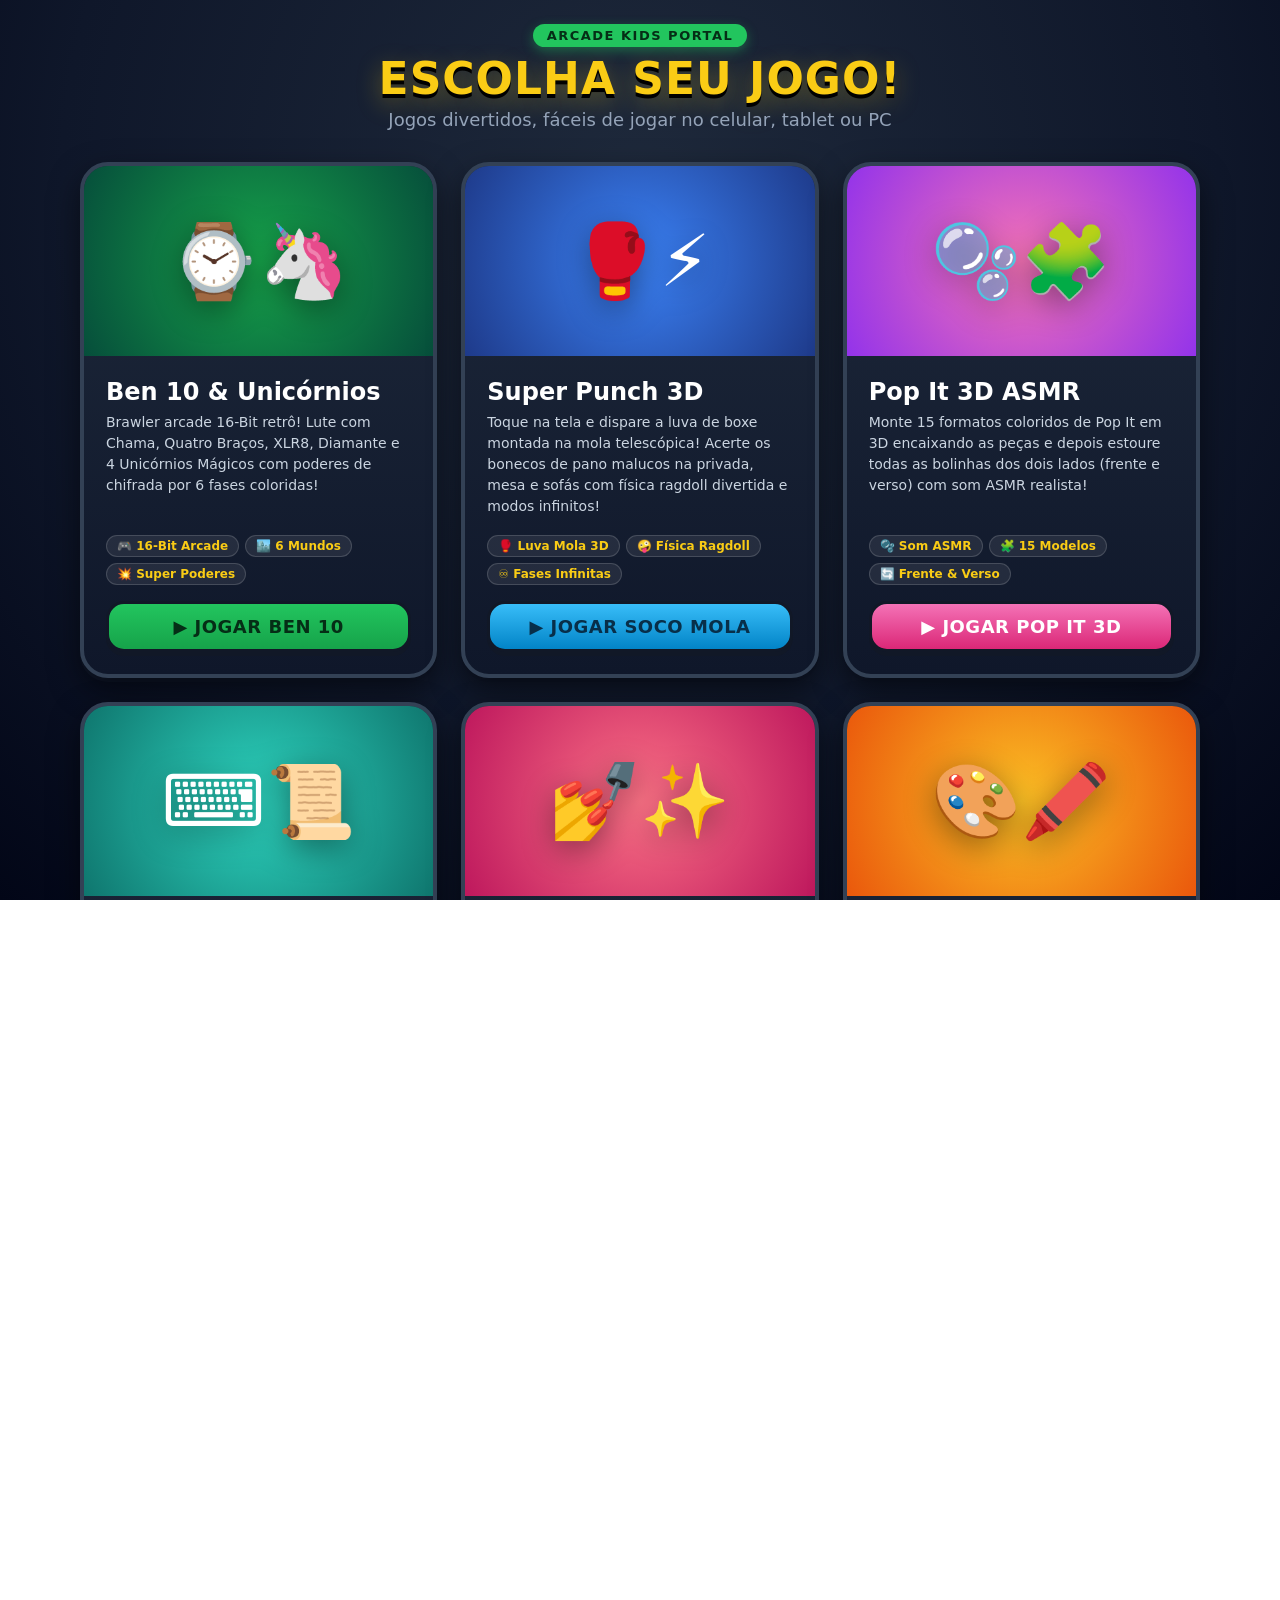
<file: index.html>
<!DOCTYPE html>
<html lang="pt-BR">
<head>
  <meta charset="UTF-8">
  <meta name="viewport" content="width=device-width, initial-scale=1.0, maximum-scale=1.0, user-scalable=no, viewport-fit=cover">
  <meta name="apple-mobile-web-app-capable" content="yes">
  <meta name="mobile-web-app-capable" content="yes">
  <meta name="theme-color" content="#0b0e1a">
  <title>Arcade Kids Hub - Escolha seu Jogo!</title>
  <style>
    * {
      box-sizing: border-box;
      margin: 0;
      padding: 0;
      user-select: none;
      -webkit-user-select: none;
      -webkit-touch-callout: none;
    }
    body, html {
      width: 100%;
      height: 100%;
      overflow-x: hidden;
      background: radial-gradient(circle at 50% 20%, #1e293b 0%, #0f172a 60%, #020617 100%);
      font-family: 'Trebuchet MS', 'Segoe UI', system-ui, sans-serif;
      color: #fff;
    }
    .wrapper {
      min-height: 100vh;
      display: flex;
      flex-direction: column;
      align-items: center;
      justify-content: center;
      padding: 24px 16px;
    }
    .header {
      text-align: center;
      margin-bottom: 32px;
      animation: fadeInDown 0.6s ease-out;
    }
    .badge {
      display: inline-block;
      background: #22c55e;
      color: #052e16;
      font-weight: 900;
      font-size: 13px;
      padding: 4px 14px;
      border-radius: 999px;
      letter-spacing: 1.5px;
      margin-bottom: 8px;
      box-shadow: 0 4px 12px rgba(34, 197, 94, 0.4);
    }
    h1 {
      font-size: clamp(28px, 6vw, 44px);
      font-weight: 900;
      color: #facc15;
      text-shadow: 0 4px 0 #000, 0 8px 24px rgba(250, 204, 21, 0.35);
      letter-spacing: 1px;
      line-height: 1.1;
      margin-bottom: 6px;
    }
    p.subtitle {
      font-size: clamp(14px, 3.5vw, 18px);
      color: #94a3b8;
    }
    .games-grid {
      display: grid;
      grid-template-columns: repeat(auto-fit, minmax(280px, 1fr));
      gap: 24px;
      width: 100%;
      max-width: 1120px;
      margin-bottom: 32px;
    }
    .game-card {
      background: linear-gradient(180deg, #1e293b 0%, #0f172a 100%);
      border: 4px solid #334155;
      border-radius: 28px;
      overflow: hidden;
      text-decoration: none;
      color: inherit;
      display: flex;
      flex-direction: column;
      box-shadow: 0 12px 30px rgba(0,0,0,0.5), 0 4px 0 #0f172a;
      transition: transform 0.15s, border-color 0.15s, box-shadow 0.15s;
      cursor: pointer;
      position: relative;
    }
    .game-card:hover {
      transform: translateY(-6px) scale(1.02);
      border-color: #facc15;
      box-shadow: 0 20px 40px rgba(0,0,0,0.6), 0 0 24px rgba(250, 204, 21, 0.4);
    }
    .game-card:active {
      transform: translateY(-2px) scale(0.99);
    }
    .card-banner {
      height: 190px;
      position: relative;
      display: flex;
      align-items: center;
      justify-content: center;
      overflow: hidden;
    }
    .banner-ben10 {
      background: radial-gradient(circle, #16a34a 0%, #064e3b 100%);
    }
    .banner-boxing {
      background: radial-gradient(circle, #3b82f6 0%, #1e3a8a 100%);
    }
    .banner-popit {
      background: radial-gradient(circle, #f472b6 0%, #9333ea 100%);
    }
    .banner-typewriter {
      background: radial-gradient(circle, #2dd4bf 0%, #0f766e 100%);
    }
    .banner-manicure {
      background: radial-gradient(circle, #fb7185 0%, #be185d 100%);
    }
    .banner-coloring {
      background: radial-gradient(circle, #fbbf24 0%, #ea580c 100%);
    }
    .banner-makeup {
      background: radial-gradient(circle, #f472b6 0%, #7e22ce 100%);
    }
    .banner-vet {
      background: radial-gradient(circle, #34d399 0%, #0369a1 100%);
    }
    .banner-icon {
      font-size: 72px;
      filter: drop-shadow(0 8px 16px rgba(0,0,0,0.4));
      transition: transform 0.3s cubic-bezier(0.175, 0.885, 0.32, 1.275);
    }
    .game-card:hover .banner-icon {
      transform: scale(1.15) rotate(5deg);
    }
    .card-content {
      padding: 22px;
      display: flex;
      flex-direction: column;
      flex-grow: 1;
    }
    .card-title {
      font-size: 24px;
      font-weight: 900;
      color: #fff;
      margin-bottom: 6px;
      display: flex;
      align-items: center;
      gap: 8px;
    }
    .card-desc {
      font-size: 14px;
      color: #cbd5e1;
      line-height: 1.5;
      margin-bottom: 18px;
      flex-grow: 1;
    }
    .card-tags {
      display: flex;
      flex-wrap: wrap;
      gap: 6px;
      margin-bottom: 16px;
    }
    .tag {
      background: rgba(255,255,255,0.08);
      border: 1px solid rgba(255,255,255,0.15);
      border-radius: 999px;
      padding: 3px 10px;
      font-size: 12px;
      font-weight: 700;
      color: #facc15;
    }
    .btn-play {
      background: linear-gradient(180deg, #22c55e 0%, #16a34a 100%);
      border: 3px solid #111827;
      border-radius: 18px;
      padding: 12px;
      text-align: center;
      font-size: 18px;
      font-weight: 900;
      color: #052e16;
      box-shadow: 0 4px 0 #111827;
      letter-spacing: 0.5px;
    }
    .footer {
      text-align: center;
      font-size: 13px;
      color: #64748b;
      margin-top: auto;
    }
    @keyframes fadeInDown {
      from { opacity: 0; transform: translateY(-20px); }
      to { opacity: 1; transform: translateY(0); }
    }
  </style>
</head>
<body>
  <div class="wrapper">
    <div class="header">
      <div class="badge">ARCADE KIDS PORTAL</div>
      <h1>ESCOLHA SEU JOGO!</h1>
      <p class="subtitle">Jogos divertidos, fáceis de jogar no celular, tablet ou PC</p>
    </div>

    <div class="games-grid">
      <!-- Jogo 1: Ben 10 e Unicórnios Brawler -->
      <a href="ben10/" class="game-card">
        <div class="card-banner banner-ben10">
          <div class="banner-icon">⌚🦄</div>
        </div>
        <div class="card-content">
          <div class="card-title">Ben 10 &amp; Unicórnios</div>
          <div class="card-desc">
            Brawler arcade 16-Bit retrô! Lute com Chama, Quatro Braços, XLR8, Diamante e 4 Unicórnios Mágicos com poderes de chifrada por 6 fases coloridas!
          </div>
          <div class="card-tags">
            <span class="tag">🎮 16-Bit Arcade</span>
            <span class="tag">🏙️ 6 Mundos</span>
            <span class="tag">💥 Super Poderes</span>
          </div>
          <div class="btn-play">▶ JOGAR BEN 10</div>
        </div>
      </a>

      <!-- Jogo 2: Super Punch 3D Luva Mola -->
      <a href="boxing-glove/" class="game-card">
        <div class="card-banner banner-boxing">
          <div class="banner-icon">🥊⚡</div>
        </div>
        <div class="card-content">
          <div class="card-title">Super Punch 3D</div>
          <div class="card-desc">
            Toque na tela e dispare a luva de boxe montada na mola telescópica! Acerte os bonecos de pano malucos na privada, mesa e sofás com física ragdoll divertida e modos infinitos!
          </div>
          <div class="card-tags">
            <span class="tag">🥊 Luva Mola 3D</span>
            <span class="tag">🤪 Física Ragdoll</span>
            <span class="tag">♾️ Fases Infinitas</span>
          </div>
          <div class="btn-play" style="background: linear-gradient(180deg, #38bdf8 0%, #0284c7 100%); color: #082f49;">▶ JOGAR SOCO MOLA</div>
        </div>
      </a>

      <!-- Jogo 3: Pop It 3D - Quebra-Cabeça & ASMR -->
      <a href="pop-it/" class="game-card">
        <div class="card-banner banner-popit">
          <div class="banner-icon">🫧🧩</div>
        </div>
        <div class="card-content">
          <div class="card-title">Pop It 3D ASMR</div>
          <div class="card-desc">
            Monte 15 formatos coloridos de Pop It em 3D encaixando as peças e depois estoure todas as bolinhas dos dois lados (frente e verso) com som ASMR realista!
          </div>
          <div class="card-tags">
            <span class="tag">🫧 Som ASMR</span>
            <span class="tag">🧩 15 Modelos</span>
            <span class="tag">🔄 Frente &amp; Verso</span>
          </div>
          <div class="btn-play" style="background: linear-gradient(180deg, #f472b6 0%, #db2777 100%); color: #fff;">▶ JOGAR POP IT 3D</div>
        </div>
      </a>

      <!-- Jogo 4: Máquina de Escrever Divertida -->
      <a href="typewriter/" class="game-card">
        <div class="card-banner banner-typewriter">
          <div class="banner-icon">⌨️📜</div>
        </div>
        <div class="card-content">
          <div class="card-title">Máquina de Escrever</div>
          <div class="card-desc">
            Clique nas teclas redondas clássicas, veja as letras batendo no papel com tintas coloridas e carimbos mágicos ouvindo o som real de máquina de escrever!
          </div>
          <div class="card-tags">
            <span class="tag">🔊 Som Mecânico</span>
            <span class="tag">🎨 Tintas &amp; Carimbos</span>
            <span class="tag">🎯 Copiar Palavras</span>
          </div>
          <div class="btn-play" style="background: linear-gradient(180deg, #fbbf24 0%, #d97706 100%); color: #451a03;">▶ ESCREVER AGORA</div>
        </div>
      </a>

      <!-- Jogo 5: Salão de Manicure Kids -->
      <a href="manicure/" class="game-card">
        <div class="card-banner banner-manicure">
          <div class="banner-icon">💅✨</div>
        </div>
        <div class="card-content">
          <div class="card-title">Salão de Manicure</div>
          <div class="card-desc">
            Cuide das mãos e unhas passo a passo! Lave com esponja, corte, lixe, hidrate, pinte passando o pincel de verdade, aplique glitter, secador e adesivos!
          </div>
          <div class="card-tags">
            <span class="tag">✂️ Lixa &amp; Cortador</span>
            <span class="tag">💅 Pintura Real</span>
            <span class="tag">💎 Joias &amp; Glitter</span>
          </div>
          <div class="btn-play" style="background: linear-gradient(180deg, #fb7185 0%, #e11d48 100%); color: #fff;">▶ FAZER AS UNHAS</div>
        </div>
      </a>

      <!-- Jogo 6: Desenhar e Colorir Kids -->
      <a href="coloring/" class="game-card">
        <div class="card-banner banner-coloring">
          <div class="banner-icon">🎨🖍️</div>
        </div>
        <div class="card-content">
          <div class="card-title">Desenhar &amp; Colorir</div>
          <div class="card-desc">
            Crie desenhos livres na folha em branco ou pinte unicórnio, dinossauro, foguete, castelo e muito mais usando pincel, giz de cera, arco-íris, balde de tinta e carimbos!
          </div>
          <div class="card-tags">
            <span class="tag">🖍️ Giz &amp; Arco-Íris</span>
            <span class="tag">🪣 Balde de Tinta</span>
            <span class="tag">🦄 8 Desenhos</span>
          </div>
          <div class="btn-play" style="background: linear-gradient(180deg, #a855f7 0%, #7e22ce 100%); color: #fff;">▶ PINTAR AGORA</div>
        </div>
      </a>

      <!-- Jogo 7: Estúdio de Maquiagem Realista Kids -->
      <a href="makeup/" class="game-card">
        <div class="card-banner banner-makeup">
          <div class="banner-icon">💄👑</div>
        </div>
        <div class="card-content">
          <div class="card-title">Estúdio de Maquiagem</div>
          <div class="card-desc">
            Maquie 3 modelos 3D super realistas com spa facial, blush, iluminador, sombras, delineador gatinho, rímel, lentes coloridas, batom, gloss, glitter, pedrinhas e joias!
          </div>
          <div class="card-tags">
            <span class="tag">✨ Visual 3D Realista</span>
            <span class="tag">💄 Kit Completo</span>
            <span class="tag">👑 Tiaras &amp; Joias</span>
          </div>
          <div class="btn-play" style="background: linear-gradient(180deg, #f472b6 0%, #db2777 100%); color: #fff;">▶ MAQUIAR AGORA</div>
        </div>
      </a>

      <!-- Jogo 8: Clínica Veterinária 3D Kids -->
      <a href="vet/" class="game-card">
        <div class="card-banner banner-vet">
          <div class="banner-icon">🩺🐶</div>
        </div>
        <div class="card-content">
          <div class="card-title">Clínica Veterinária 3D</div>
          <div class="card-desc">
            Cuide de 4 bichinhos 3D super fofos (Cachorrinho, Gatinha, Coelhinho e Pandinha)! Dê banho, tire espinhos, meça febre, ouça o coração, passe pomada, cole curativo e dê petiscos!
          </div>
          <div class="card-tags">
            <span class="tag">🐶 4 Bichinhos 3D</span>
            <span class="tag">🩺 Exames Reais</span>
            <span class="tag">🎯 Guia Tracejado</span>
          </div>
          <div class="btn-play" style="background: linear-gradient(180deg, #34d399 0%, #059669 100%); color: #052e16;">▶ CUIDAR DOS BICHINHOS</div>
        </div>
      </a>
    </div>

    <div class="footer">
      Toque no jogo desejado para abrir em tela cheia • Controles simples para crianças
    </div>
  </div>
</body>
</html>
</file>
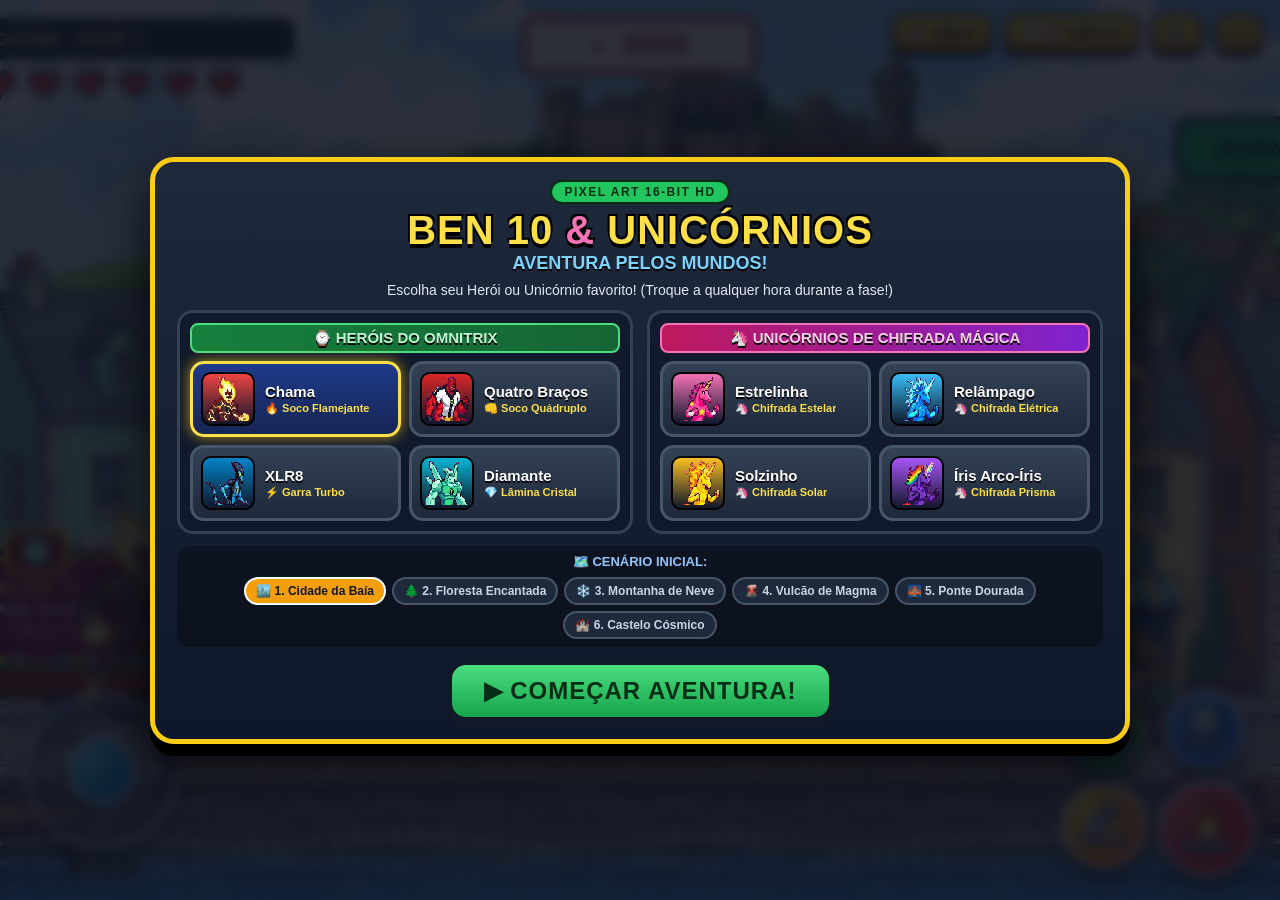
<file: ben10/index.html>
<!DOCTYPE html>
<html lang="pt-BR">
<head>
  <meta charset="UTF-8" />
  <meta name="viewport" content="width=device-width, initial-scale=1.0, maximum-scale=1.0, user-scalable=no, viewport-fit=cover" />
  <meta name="apple-mobile-web-app-capable" content="yes" />
  <meta name="mobile-web-app-capable" content="yes" />
  <meta name="theme-color" content="#101426" />
  <title>Heróis em Ação: Ben 10 & Unicórnios Mágicos (16-Bit HD)</title>
  <script>
    if (location.protocol.indexOf('http') === 0 && !location.pathname.endsWith('/') && !location.pathname.endsWith('.html')) {
      location.replace(location.pathname + '/' + location.search + location.hash);
    }
  </script>
  <link rel="stylesheet" href="styles.css" />
</head>
<body>
  <div id="game-wrapper">
    <!-- Main Game Canvas -->
    <canvas id="game-canvas" width="1280" height="720"></canvas>

    <!-- Top-Right Utility Bar (Sound, Fullscreen, Character Swap Menu, Home) -->
    <div id="top-utility-bar">
      <a href="../index.html" class="util-btn" title="Menu Principal" style="text-decoration: none;">
        <span class="util-icon">🏠</span>
        <span class="util-label">MENU</span>
      </a>
      <button id="btn-quick-roster" class="util-btn" title="Escolher Herói">
        <span class="util-icon">⌚🦄</span>
        <span class="util-label">HERÓIS</span>
      </button>
      <button id="btn-sound" class="util-btn" title="Som / Música">
        <span id="sound-icon">🔊</span>
      </button>
      <button id="btn-fullscreen" class="util-btn" title="Tela Cheia">
        <span>⛶</span>
      </button>
    </div>

    <!-- Kid-Friendly Giant Touch Controls Overlay -->
    <div id="touch-controls" aria-label="Controles do Jogo">
      <!-- Left Side: Forgiving Virtual Joystick + D-Pad Ring -->
      <div id="joystick-zone">
        <div id="joystick-base">
          <div class="dpad-arrow up">▲</div>
          <div class="dpad-arrow down">▼</div>
          <div class="dpad-arrow left">◀</div>
          <div class="dpad-arrow right">▶</div>
          <div id="joystick-stick"></div>
        </div>
        <div class="control-caption">ANDAR</div>
      </div>

      <!-- Right Side: Giant Colorful Action Buttons for Kids -->
      <div id="action-buttons">
        <button id="btn-swap" class="action-btn btn-omnitrix" aria-label="Transformar ou Trocar Herói">
          <span class="btn-emoji">⌚✨</span>
          <span class="btn-text">TROCAR</span>
        </button>

        <button id="btn-jump" class="action-btn btn-jump" aria-label="Pular">
          <span class="btn-emoji">⬆️</span>
          <span class="btn-text">PULAR</span>
        </button>

        <button id="btn-special" class="action-btn btn-special" aria-label="Super Poder ou Super Chifrada">
          <span class="btn-emoji" id="special-btn-emoji">🔥</span>
          <span class="btn-text" id="special-btn-text">PODER!</span>
        </button>

        <button id="btn-attack" class="action-btn btn-attack" aria-label="Golpe ou Chifrada">
          <span class="btn-emoji" id="attack-btn-emoji">👊</span>
          <span class="btn-text" id="attack-btn-text">GOLPE</span>
        </button>
      </div>
    </div>

    <!-- Title & Character Select Screen Modal -->
    <div id="menu-overlay" class="overlay active">
      <div class="menu-card">
        <div class="title-banner">
          <div class="badge-retro">PIXEL ART 16-BIT HD</div>
          <h1>BEN 10 <span class="amp">&amp;</span> UNICÓRNIOS</h1>
          <h2>AVENTURA PELOS MUNDOS!</h2>
        </div>

        <p class="menu-subtitle">Escolha seu Herói ou Unicórnio favorito! (Troque a qualquer hora durante a fase!)</p>

        <div class="roster-sections">
          <div class="roster-group">
            <h3 class="group-title ben10-title">⌚ HERÓIS DO OMNITRIX</h3>
            <div id="roster-ben10" class="roster-grid"></div>
          </div>

          <div class="roster-group">
            <h3 class="group-title unicorn-title">🦄 UNICÓRNIOS DE CHIFRADA MÁGICA</h3>
            <div id="roster-unicorns" class="roster-grid"></div>
          </div>
        </div>

        <div class="stage-select-bar">
          <span class="stage-select-label">🗺️ CENÁRIO INICIAL:</span>
          <div id="stage-pills" class="stage-pills"></div>
        </div>

        <button id="btn-start-game" class="big-play-btn">
          ▶ COMEÇAR AVENTURA!
        </button>
      </div>
    </div>

    <!-- In-Game Quick Character Picker Modal -->
    <div id="quick-picker-overlay" class="overlay hidden">
      <div class="menu-card compact-card">
        <h2>⌚✨ ESCOLHA QUEM VAI ENTRAR EM AÇÃO!</h2>
        <div id="quick-roster-grid" class="quick-roster-grid"></div>
        <button id="btn-close-picker" class="big-play-btn secondary-btn">VOLTAR AO JOGO</button>
      </div>
    </div>

    <!-- Stage Clear / Victory Modal -->
    <div id="stage-clear-overlay" class="overlay hidden">
      <div class="menu-card victory-card">
        <div class="victory-stars">⭐🌟⭐</div>
        <h1 id="victory-title">FASE CONCLUÍDA!</h1>
        <p id="victory-desc">Você derrotou os vilões e salvou o cenário!</p>
        <div id="victory-stats" class="victory-stats"></div>
        <div class="victory-actions">
          <button id="btn-next-stage" class="big-play-btn">PRÓXIMA FASE ➔</button>
        </div>
      </div>
    </div>
  </div>

  <script src="js/assets_data.js"></script>
  <script src="js/pixel_engine.js"></script>
  <script src="js/audio.js"></script>
  <script src="js/characters.js"></script>
  <script src="js/stages.js"></script>
  <script src="js/enemies.js"></script>
  <script src="js/game.js"></script>
</body>
</html>
</file>
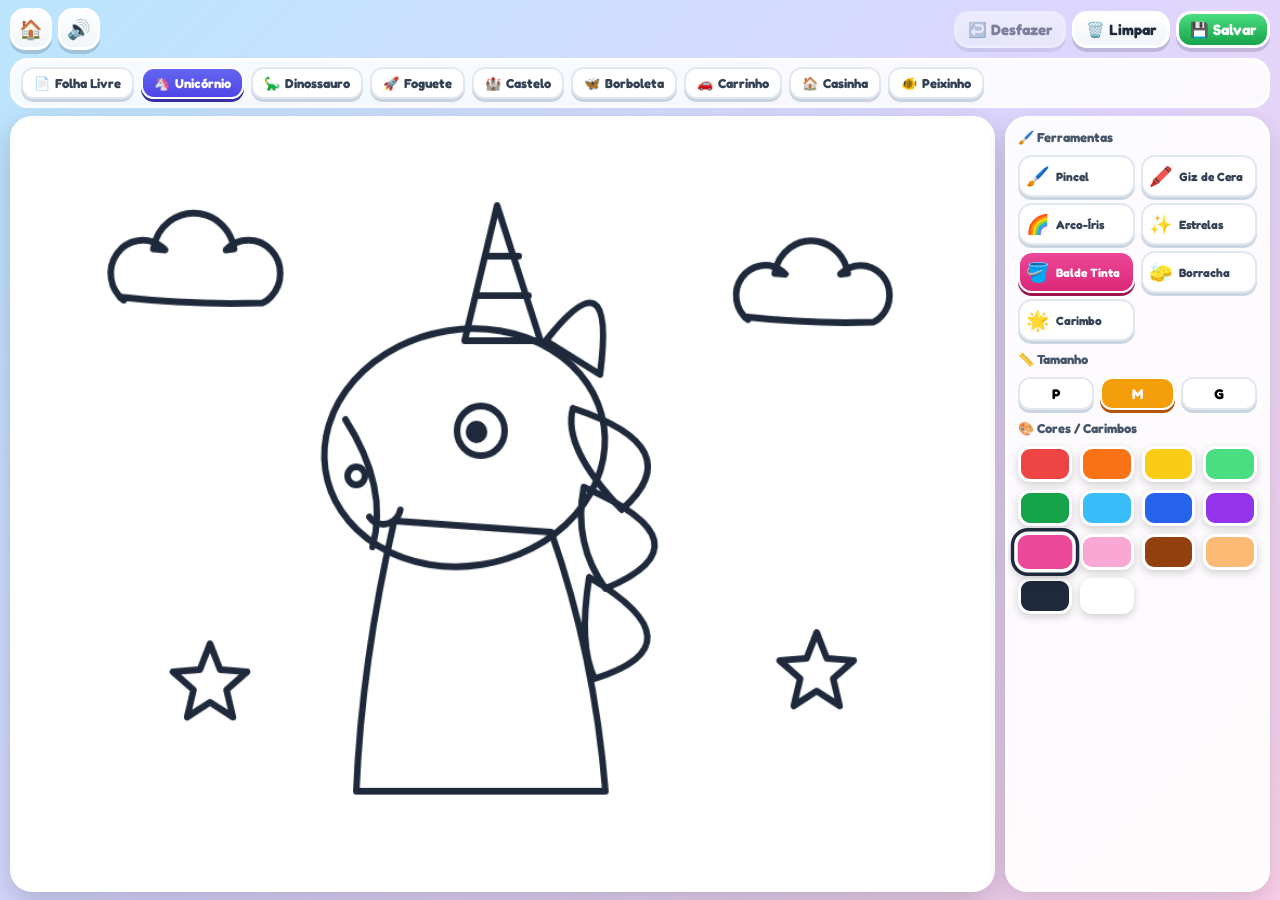
<file: coloring/index.html>
<!DOCTYPE html>
<html lang="pt-BR">
<head>
  <meta charset="UTF-8">
  <meta name="viewport" content="width=device-width, initial-scale=1.0, maximum-scale=1.0, user-scalable=no, viewport-fit=cover">
  <meta name="apple-mobile-web-app-capable" content="yes">
  <meta name="mobile-web-app-capable" content="yes">
  <title>Estúdio de Desenho &amp; Colorir</title>
  <script>
    if (location.protocol.indexOf('http') === 0 && !location.pathname.endsWith('/') && !location.pathname.endsWith('.html')) {
      location.replace(location.pathname + '/' + location.search + location.hash);
    }
  </script>
  <link href="https://fonts.googleapis.com/css2?family=Fredoka:wght@500;700&display=swap" rel="stylesheet">
  <style>
    * {
      box-sizing: border-box;
      margin: 0;
      padding: 0;
      user-select: none;
      -webkit-user-select: none;
      -webkit-touch-callout: none;
      -webkit-tap-highlight-color: transparent;
    }
    html, body {
      width: 100%;
      height: 100%;
      overflow: hidden;
      background: linear-gradient(135deg, #bae6fd 0%, #ddd6fe 50%, #fbcfe8 100%);
      font-family: 'Fredoka', 'Trebuchet MS', sans-serif;
      color: #1e293b;
    }

    .studio-shell {
      display: flex;
      flex-direction: column;
      width: 100%;
      height: 100%;
      padding: max(8px, env(safe-area-inset-top)) 10px max(8px, env(safe-area-inset-bottom)) 10px;
      gap: 8px;
    }

    /* TOP BAR */
    .top-bar {
      display: flex;
      align-items: center;
      justify-content: space-between;
      gap: 8px;
      flex-shrink: 0;
      flex-wrap: wrap;
    }
    .btn-row {
      display: flex;
      align-items: center;
      gap: 6px;
    }
    .hud-btn {
      border: 3px solid #fff;
      background: linear-gradient(180deg, #fff 0%, #f1f5f9 100%);
      color: #1e293b;
      border-radius: 15px;
      padding: 6px 11px;
      font-family: 'Fredoka', sans-serif;
      font-weight: 700;
      font-size: clamp(13px, 1.9vw, 15px);
      display: inline-flex;
      align-items: center;
      gap: 5px;
      cursor: pointer;
      text-decoration: none;
      box-shadow: 0 4px 0 rgba(15, 23, 42, 0.16);
      transition: transform 0.1s;
    }
    .hud-btn:active {
      transform: translateY(2px);
    }
    .hud-btn.icon-only {
      width: 42px;
      height: 42px;
      padding: 0;
      justify-content: center;
      font-size: 19px;
    }
    .hud-btn.save-btn {
      background: linear-gradient(180deg, #4ade80 0%, #16a34a 100%);
      color: #fff;
    }

    /* TEMPLATES STRIP */
    .templates-bar {
      display: flex;
      align-items: center;
      gap: 7px;
      overflow-x: auto;
      background: rgba(255, 255, 255, 0.85);
      border: 3px solid #fff;
      border-radius: 18px;
      padding: 6px 8px;
      flex-shrink: 0;
      scrollbar-width: none;
    }
    .templates-bar::-webkit-scrollbar { display: none; }
    .tpl-btn {
      border: 2px solid #e2e8f0;
      background: #fff;
      border-radius: 13px;
      padding: 6px 11px;
      font-family: 'Fredoka', sans-serif;
      font-weight: 700;
      font-size: 13px;
      color: #334155;
      white-space: nowrap;
      display: inline-flex;
      align-items: center;
      gap: 5px;
      cursor: pointer;
      box-shadow: 0 3px 0 #cbd5e1;
      transition: all 0.1s;
    }
    .tpl-btn.active {
      background: linear-gradient(180deg, #6366f1 0%, #4f46e5 100%);
      color: #fff;
      border-color: #fff;
      box-shadow: 0 3px 0 #3730a3;
    }

    /* MAIN WORKSPACE (CANVAS + PALETTE) */
    .workspace {
      flex: 1 1 auto;
      display: flex;
      gap: 10px;
      min-height: 0;
      min-width: 0;
    }

    .board-stage {
      flex: 1 1 auto;
      display: flex;
      align-items: center;
      justify-content: center;
      min-width: 0;
      min-height: 0;
      position: relative;
    }
    .canvas-frame {
      position: relative;
      width: 100%;
      height: 100%;
      max-width: calc((100vh - 140px) * 900 / 680);
      aspect-ratio: 900 / 680;
      max-height: 100%;
      background: #ffffff;
      border-radius: 22px;
      border: 5px solid #ffffff;
      box-shadow: 0 12px 32px rgba(15, 23, 42, 0.22);
      overflow: hidden;
    }
    .canvas-frame canvas {
      position: absolute;
      inset: 0;
      width: 100%;
      height: 100%;
      display: block;
    }
    #paint-canvas {
      touch-action: none;
      cursor: crosshair;
      z-index: 1;
    }
    #line-canvas {
      pointer-events: none;
      z-index: 2;
    }

    #save-flash {
      position: absolute;
      inset: 0;
      background: #fff;
      opacity: 0;
      pointer-events: none;
      z-index: 5;
      transition: opacity 0.2s ease-out;
    }
    #save-flash.active {
      opacity: 0.85;
    }

    /* TOOLS & COLORS PANEL */
    .side-palette {
      width: 265px;
      flex-shrink: 0;
      background: rgba(255, 255, 255, 0.9);
      backdrop-filter: blur(10px);
      border: 3px solid #fff;
      border-radius: 22px;
      padding: 10px;
      display: flex;
      flex-direction: column;
      gap: 10px;
      box-shadow: 0 10px 26px rgba(15, 23, 42, 0.14);
      overflow-y: auto;
    }

    .panel-title {
      font-size: 13px;
      font-weight: 700;
      color: #475569;
    }

    .tools-grid {
      display: grid;
      grid-template-columns: repeat(2, 1fr);
      gap: 6px;
    }
    .tool-btn {
      border: 2px solid #e2e8f0;
      background: #fff;
      border-radius: 14px;
      padding: 7px 6px;
      font-family: 'Fredoka', sans-serif;
      font-weight: 700;
      color: #334155;
      display: flex;
      align-items: center;
      gap: 6px;
      cursor: pointer;
      box-shadow: 0 3px 0 #cbd5e1;
      transition: all 0.1s;
    }
    .tool-btn .icon { font-size: 19px; }
    .tool-btn .label { font-size: 12px; }
    .tool-btn.active {
      background: linear-gradient(180deg, #ec4899 0%, #db2777 100%);
      color: #fff;
      border-color: #fff;
      box-shadow: 0 3px 0 #9d174d;
    }

    .sizes-row {
      display: grid;
      grid-template-columns: repeat(3, 1fr);
      gap: 6px;
    }
    .size-btn {
      border: 2px solid #e2e8f0;
      background: #fff;
      border-radius: 12px;
      padding: 6px;
      font-family: 'Fredoka', sans-serif;
      font-weight: 700;
      font-size: 14px;
      cursor: pointer;
      box-shadow: 0 3px 0 #cbd5e1;
    }
    .size-btn.active {
      background: #f59e0b;
      color: #fff;
      border-color: #fff;
      box-shadow: 0 3px 0 #b45309;
    }

    .colors-grid {
      display: grid;
      grid-template-columns: repeat(4, 1fr);
      gap: 8px;
    }
    .color-btn {
      height: 36px;
      border-radius: 12px;
      border: 3px solid #fff;
      cursor: pointer;
      box-shadow: 0 3px 8px rgba(0,0,0,0.18);
      transition: transform 0.1s;
    }
    .color-btn.active {
      transform: scale(1.14);
      box-shadow: 0 0 0 3px #1e293b, 0 4px 10px rgba(0,0,0,0.28);
    }

    .stamps-grid {
      display: grid;
      grid-template-columns: repeat(5, 1fr);
      gap: 6px;
    }
    .stamp-btn {
      height: 40px;
      border-radius: 12px;
      border: 2px solid #e2e8f0;
      background: #fff;
      font-size: 22px;
      cursor: pointer;
      display: flex;
      align-items: center;
      justify-content: center;
      box-shadow: 0 3px 0 #cbd5e1;
    }
    .stamp-btn.active {
      border-color: #db2777;
      background: #fdf2f8;
      transform: scale(1.08);
    }

    .hidden { display: none !important; }

    /* PORTRAIT PHONES & NARROW TABLETS */
    @media (max-width: 780px) {
      .workspace {
        flex-direction: column;
      }
      .canvas-frame {
        max-width: 100%;
      }
      .side-palette {
        width: 100%;
        max-height: 225px;
        flex-shrink: 0;
        gap: 7px;
        padding: 8px;
      }
      .tools-grid {
        grid-template-columns: repeat(4, 1fr);
      }
      .tool-btn {
        flex-direction: column;
        gap: 2px;
        padding: 5px 2px;
      }
      .tool-btn .label { font-size: 10px; }
      .colors-grid {
        grid-template-columns: repeat(7, 1fr);
      }
      .color-btn {
        height: 30px;
      }
    }
  </style>
</head>
<body>
  <div class="studio-shell">
    <!-- Top Controls -->
    <div class="top-bar">
      <div class="btn-row">
        <a href="../index.html" class="hud-btn icon-only" title="Voltar ao Menu Principal">🏠</a>
        <button id="btn-sound" type="button" class="hud-btn icon-only" title="Ligar/Desligar Som">🔊</button>
      </div>
      <div class="btn-row">
        <button id="btn-undo" type="button" class="hud-btn">↩️ Desfazer</button>
        <button id="btn-clear" type="button" class="hud-btn">🗑️ Limpar</button>
        <button id="btn-save" type="button" class="hud-btn save-btn">💾 Salvar</button>
      </div>
    </div>

    <!-- Templates Carousel -->
    <div id="templates-bar" class="templates-bar"></div>

    <!-- Drawing Board + Side Palette -->
    <div class="workspace">
      <div class="board-stage">
        <div class="canvas-frame">
          <canvas id="paint-canvas"></canvas>
          <canvas id="line-canvas"></canvas>
          <div id="save-flash"></div>
        </div>
      </div>

      <aside class="side-palette">
        <div class="panel-title">🖌️ Ferramentas</div>
        <div id="tools-grid" class="tools-grid"></div>

        <div class="panel-title">📏 Tamanho</div>
        <div id="sizes-row" class="sizes-row"></div>

        <div class="panel-title">🎨 Cores / Carimbos</div>
        <div id="colors-wrap" class="colors-grid"></div>
        <div id="stamps-wrap" class="stamps-grid hidden"></div>
      </aside>
    </div>
  </div>

  <script src="audio.js"></script>
  <script src="templates.js"></script>
  <script src="game.js"></script>
</body>
</html>
</file>
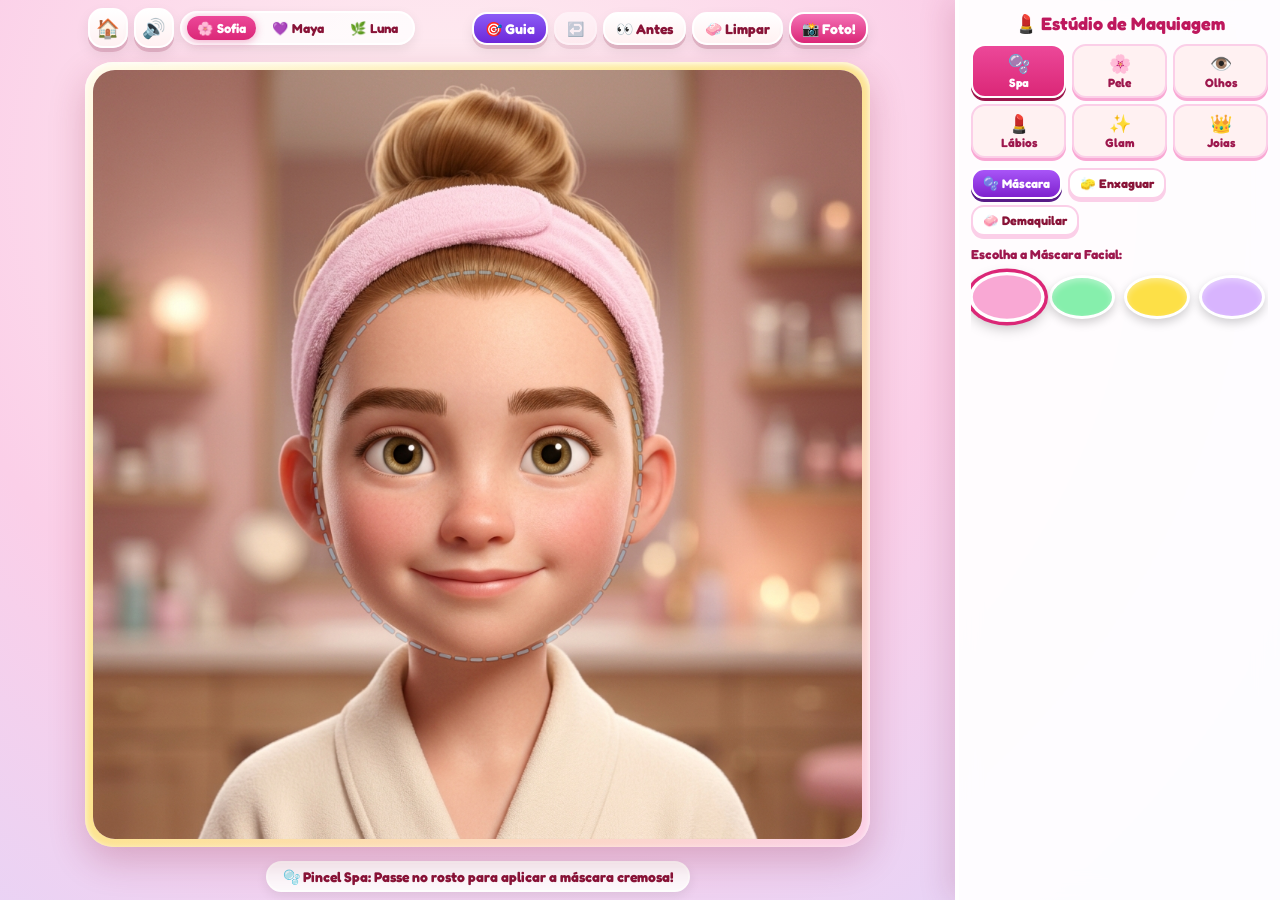
<file: makeup/index.html>
<!DOCTYPE html>
<html lang="pt-BR">
<head>
  <meta charset="UTF-8">
  <meta name="viewport" content="width=device-width, initial-scale=1.0, maximum-scale=1.0, user-scalable=no, viewport-fit=cover">
  <meta name="apple-mobile-web-app-capable" content="yes">
  <meta name="mobile-web-app-capable" content="yes">
  <title>Salão de Maquiagem Realista Kids</title>
  <script>
    if (location.protocol.indexOf('http') === 0 && !location.pathname.endsWith('/') && !location.pathname.endsWith('.html')) {
      location.replace(location.pathname + '/' + location.search + location.hash);
    }
  </script>
  <link href="https://fonts.googleapis.com/css2?family=Fredoka:wght@500;700&display=swap" rel="stylesheet">
  <style>
    * {
      box-sizing: border-box;
      margin: 0;
      padding: 0;
      user-select: none;
      -webkit-user-select: none;
      -webkit-touch-callout: none;
      -webkit-tap-highlight-color: transparent;
    }
    html, body {
      width: 100%;
      height: 100%;
      overflow: hidden;
      background: radial-gradient(circle at 35% 20%, #fff1f2 0%, #fbcfe8 48%, #ddd6fe 100%);
      font-family: 'Fredoka', 'Trebuchet MS', sans-serif;
      color: #4c0519;
    }

    .studio-layout {
      display: flex;
      width: 100%;
      height: 100%;
      flex-direction: row;
    }

    /* MAIN VANITY MIRROR STAGE */
    .mirror-stage {
      flex: 1 1 auto;
      display: flex;
      flex-direction: column;
      align-items: center;
      justify-content: space-between;
      padding: max(8px, env(safe-area-inset-top)) 10px max(8px, env(safe-area-inset-bottom)) 10px;
      gap: 8px;
      min-width: 0;
      min-height: 0;
      position: relative;
    }

    .top-bar {
      width: 100%;
      max-width: 780px;
      display: flex;
      align-items: center;
      justify-content: space-between;
      gap: 6px;
      flex-wrap: wrap;
      flex-shrink: 0;
      z-index: 15;
    }
    .btn-group {
      display: flex;
      align-items: center;
      gap: 6px;
      flex-wrap: wrap;
    }
    .hud-btn {
      border: 2.5px solid #fff;
      background: linear-gradient(180deg, #ffffff 0%, #fff1f2 100%);
      color: #881337;
      border-radius: 15px;
      padding: 6px 11px;
      font-family: 'Fredoka', sans-serif;
      font-weight: 700;
      font-size: clamp(12px, 1.8vw, 14px);
      display: inline-flex;
      align-items: center;
      gap: 4px;
      cursor: pointer;
      text-decoration: none;
      box-shadow: 0 4px 0 rgba(136, 19, 55, 0.18), 0 6px 14px rgba(0,0,0,0.08);
      transition: transform 0.1s;
    }
    .hud-btn:active { transform: translateY(2px); }
    .hud-btn.icon-only {
      width: 40px;
      height: 40px;
      padding: 0;
      justify-content: center;
      font-size: 19px;
    }
    .hud-btn.active {
      background: linear-gradient(180deg, #8b5cf6 0%, #6d28d9 100%);
      color: #fff;
    }
    .hud-btn.photo {
      background: linear-gradient(180deg, #f472b6 0%, #db2777 100%);
      color: #fff;
    }

    /* MODEL SWITCHER */
    .model-switcher {
      display: flex;
      align-items: center;
      gap: 6px;
      background: rgba(255, 255, 255, 0.8);
      border: 2.5px solid #fff;
      border-radius: 999px;
      padding: 3px 5px;
      box-shadow: 0 4px 12px rgba(0,0,0,0.08);
    }
    .model-pill {
      border: none;
      background: transparent;
      color: #881337;
      border-radius: 999px;
      padding: 4px 10px;
      font-family: 'Fredoka', sans-serif;
      font-weight: 700;
      font-size: 13px;
      display: inline-flex;
      align-items: center;
      gap: 4px;
      cursor: pointer;
      transition: all 0.12s;
    }
    .model-pill.active {
      background: linear-gradient(180deg, #ec4899 0%, #db2777 100%);
      color: #fff;
      box-shadow: 0 2px 8px rgba(219, 39, 119, 0.35);
    }

    /* PORTRAIT MIRROR FRAME */
    .portrait-wrap {
      flex: 1 1 auto;
      width: 100%;
      min-height: 0;
      display: flex;
      align-items: center;
      justify-content: center;
    }
    .vanity-frame {
      position: relative;
      height: 100%;
      max-height: calc(100vh - 115px);
      max-width: 100%;
      aspect-ratio: 1 / 1;
      border-radius: 28px;
      padding: 8px;
      background: linear-gradient(135deg, #fffbeb 0%, #fde68a 45%, #fbcfe8 100%);
      box-shadow: 0 14px 36px rgba(136, 19, 55, 0.24), inset 0 2px 6px rgba(255,255,255,0.9);
      display: flex;
      align-items: center;
      justify-content: center;
    }
    #makeup-canvas {
      width: 100%;
      height: 100%;
      border-radius: 22px;
      display: block;
      touch-action: none;
      cursor: none;
      background: #fce7f3;
    }

    .hint-pill {
      background: rgba(255, 255, 255, 0.92);
      border: 2px solid #fff;
      border-radius: 999px;
      padding: 5px 15px;
      font-size: clamp(12px, 1.7vw, 14px);
      font-weight: 700;
      color: #881337;
      box-shadow: 0 4px 12px rgba(0,0,0,0.08);
      max-width: 96%;
      white-space: nowrap;
      overflow: hidden;
      text-overflow: ellipsis;
      flex-shrink: 0;
    }

    /* SIDE VANITY KIT MENU */
    .vanity-panel {
      width: 325px;
      flex-shrink: 0;
      background: rgba(255, 255, 255, 0.93);
      backdrop-filter: blur(12px);
      border-left: 4px solid #fff;
      box-shadow: -8px 0 28px rgba(136, 19, 55, 0.14);
      display: flex;
      flex-direction: column;
      padding: 12px;
      gap: 10px;
      overflow-y: auto;
      z-index: 20;
    }
    .panel-header {
      text-align: center;
      font-size: 18px;
      font-weight: 700;
      color: #be185d;
    }
    .menu-tabs {
      display: grid;
      grid-template-columns: repeat(3, 1fr);
      gap: 6px;
    }
    .tab-btn {
      border: 2px solid #fbcfe8;
      background: #fff1f2;
      border-radius: 14px;
      padding: 6px 4px;
      font-family: 'Fredoka', sans-serif;
      font-weight: 700;
      font-size: 12px;
      color: #9d174d;
      display: flex;
      flex-direction: column;
      align-items: center;
      gap: 1px;
      cursor: pointer;
      box-shadow: 0 3px 0 #f9a8d4;
      transition: all 0.1s;
    }
    .tab-btn span:first-child { font-size: 18px; }
    .tab-btn.active {
      background: linear-gradient(180deg, #ec4899 0%, #db2777 100%);
      color: #fff;
      border-color: #fff;
      box-shadow: 0 3px 0 #9d174d;
    }

    .menu-body {
      flex: 1 1 auto;
      display: flex;
      flex-direction: column;
      gap: 10px;
      overflow-y: auto;
    }
    .sub-tools-row {
      display: flex;
      flex-wrap: wrap;
      gap: 6px;
    }
    .sub-pill {
      border: 2px solid #fbcfe8;
      background: #fff;
      color: #881337;
      border-radius: 13px;
      padding: 6px 10px;
      font-family: 'Fredoka', sans-serif;
      font-weight: 700;
      font-size: 12.5px;
      cursor: pointer;
      box-shadow: 0 3px 0 #fbcfe8;
      transition: transform 0.08s;
    }
    .sub-pill:active { transform: translateY(2px); }
    .sub-pill.active {
      background: linear-gradient(180deg, #a855f7 0%, #7e22ce 100%);
      color: #fff;
      border-color: #fff;
      box-shadow: 0 3px 0 #581c87;
    }

    .section-title {
      font-size: 13px;
      font-weight: 700;
      color: #9d174d;
    }

    .swatch-grid {
      display: grid;
      grid-template-columns: repeat(4, 1fr);
      gap: 9px;
      padding: 3px;
    }
    .color-swatch {
      height: 44px;
      border-radius: 50%;
      border: 3px solid #fff;
      cursor: pointer;
      box-shadow: 0 4px 10px rgba(0,0,0,0.18), inset 0 3px 6px rgba(255,255,255,0.35);
      transition: transform 0.12s;
    }
    .color-swatch.active {
      transform: scale(1.14);
      box-shadow: 0 0 0 3px #db2777, 0 5px 12px rgba(0,0,0,0.25);
    }

    .gem-grid {
      display: grid;
      grid-template-columns: repeat(5, 1fr);
      gap: 7px;
    }
    .gem-btn {
      height: 44px;
      border-radius: 13px;
      border: 2px solid #fbcfe8;
      background: #fff;
      font-size: 23px;
      cursor: pointer;
      display: flex;
      align-items: center;
      justify-content: center;
      box-shadow: 0 3px 0 #fbcfe8;
    }
    .gem-btn.active {
      border-color: #db2777;
      background: #fdf2f8;
      transform: scale(1.08);
    }

    /* PORTRAIT PHONES & NARROW TABLETS */
    @media (max-width: 820px) {
      .studio-layout { flex-direction: column; }
      .mirror-stage {
        flex: 1 1 56%;
        padding: 6px 8px;
        gap: 5px;
      }
      .vanity-frame {
        max-height: 100%;
        padding: 5px;
        border-radius: 22px;
      }
      .vanity-panel {
        width: 100%;
        height: 42%;
        max-height: 285px;
        border-left: none;
        border-top: 4px solid #fff;
        padding: 8px 10px;
        gap: 7px;
      }
      .panel-header { display: none; }
      .menu-tabs {
        grid-template-columns: repeat(6, 1fr);
        gap: 4px;
      }
      .tab-btn {
        padding: 4px 2px;
        font-size: 10px;
      }
      .tab-btn span:first-child { font-size: 16px; }
      .swatch-grid {
        grid-template-columns: repeat(6, 1fr);
        gap: 7px;
      }
      .color-swatch { height: 36px; }
    }
  </style>
</head>
<body>
  <div class="studio-layout">
    <!-- Left / Top Vanity Mirror Portrait Stage -->
    <div class="mirror-stage">
      <div class="top-bar">
        <div class="btn-group">
          <a href="../index.html" class="hud-btn icon-only" title="Voltar ao Menu Principal">🏠</a>
          <button id="btn-sound" type="button" class="hud-btn icon-only" title="Ligar/Desligar Som">🔊</button>
          <div id="model-switcher" class="model-switcher"></div>
        </div>
        <div class="btn-group">
          <button id="btn-guide" type="button" class="hud-btn active" title="Mostrar/Esconder Guia Tracejado">🎯 Guia</button>
          <button id="btn-undo" type="button" class="hud-btn" title="Desfazer última ação">↩️</button>
          <button id="btn-before" type="button" class="hud-btn" title="Comparar Antes e Depois">👀 Antes</button>
          <button id="btn-clear" type="button" class="hud-btn" title="Limpar maquiagem">🧼 Limpar</button>
          <button id="btn-photo" type="button" class="hud-btn photo" title="Tirar e salvar foto">📸 Foto!</button>
        </div>
      </div>

      <div class="portrait-wrap">
        <div class="vanity-frame">
          <canvas id="makeup-canvas"></canvas>
        </div>
      </div>

      <div id="tool-hint" class="hint-pill">🫧 Pincel Spa: Passe no rosto para aplicar a máscara cremosa!</div>
    </div>

    <!-- Right / Bottom Salon Kit Menus -->
    <aside class="vanity-panel">
      <div class="panel-header">💄 Estúdio de Maquiagem</div>
      <div id="menu-tabs" class="menu-tabs"></div>
      <div id="menu-body" class="menu-body"></div>
    </aside>
  </div>

  <script src="audio.js"></script>
  <script src="models.js"></script>
  <script src="tools.js"></script>
  <script src="game.js"></script>
</body>
</html>
</file>
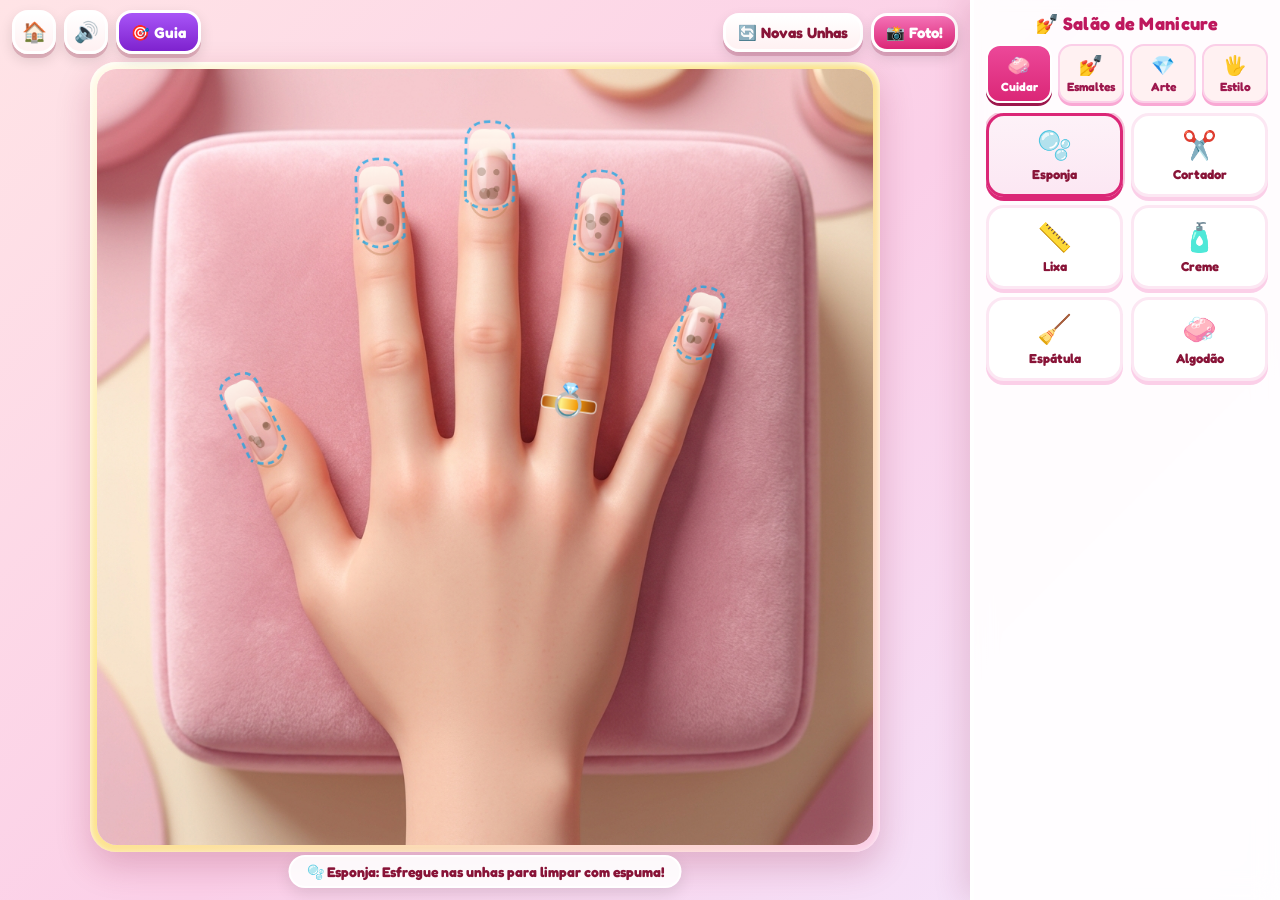
<file: manicure/index.html>
<!DOCTYPE html>
<html lang="pt-BR">
<head>
  <meta charset="UTF-8">
  <meta name="viewport" content="width=device-width, initial-scale=1.0, maximum-scale=1.0, user-scalable=no, viewport-fit=cover">
  <meta name="apple-mobile-web-app-capable" content="yes">
  <meta name="mobile-web-app-capable" content="yes">
  <title>Salão de Manicure Kids</title>
  <script>
    if (location.protocol.indexOf('http') === 0 && !location.pathname.endsWith('/') && !location.pathname.endsWith('.html')) {
      location.replace(location.pathname + '/' + location.search + location.hash);
    }
  </script>
  <link href="https://fonts.googleapis.com/css2?family=Fredoka:wght@500;700&display=swap" rel="stylesheet">
  <style>
    * {
      box-sizing: border-box;
      margin: 0;
      padding: 0;
      user-select: none;
      -webkit-user-select: none;
      -webkit-touch-callout: none;
      -webkit-tap-highlight-color: transparent;
    }
    html, body {
      width: 100%;
      height: 100%;
      overflow: hidden;
      background: linear-gradient(135deg, #ffe4e6 0%, #fbcfe8 50%, #f3e8ff 100%);
      font-family: 'Fredoka', 'Trebuchet MS', sans-serif;
      color: #4c0519;
    }

    .salon-layout {
      display: flex;
      width: 100%;
      height: 100%;
      flex-direction: row;
    }

    /* MAIN HAND CANVAS AREA */
    .hand-panel {
      flex: 1 1 auto;
      position: relative;
      display: flex;
      flex-direction: column;
      min-width: 0;
      min-height: 0;
    }

    .top-overlay {
      position: absolute;
      top: max(10px, env(safe-area-inset-top));
      left: 12px;
      right: 12px;
      z-index: 20;
      display: flex;
      justify-content: space-between;
      align-items: center;
      pointer-events: none;
      gap: 8px;
    }
    .top-group {
      display: flex;
      gap: 8px;
      pointer-events: auto;
    }
    .hud-btn {
      border: 3px solid #fff;
      background: linear-gradient(180deg, #fff 0%, #fff1f2 100%);
      color: #881337;
      border-radius: 16px;
      padding: 7px 12px;
      font-family: 'Fredoka', sans-serif;
      font-weight: 700;
      font-size: clamp(13px, 1.9vw, 15px);
      display: inline-flex;
      align-items: center;
      gap: 5px;
      cursor: pointer;
      text-decoration: none;
      box-shadow: 0 4px 0 rgba(136, 19, 55, 0.2), 0 6px 14px rgba(0,0,0,0.12);
      transition: transform 0.1s;
    }
    .hud-btn:active {
      transform: translateY(3px);
      box-shadow: 0 1px 0 rgba(136, 19, 55, 0.2);
    }
    .hud-btn.icon-only {
      width: 44px;
      height: 44px;
      padding: 0;
      justify-content: center;
      font-size: 20px;
    }
    .hud-btn.photo {
      background: linear-gradient(180deg, #f472b6 0%, #db2777 100%);
      color: #fff;
    }
    .hud-btn.active {
      background: linear-gradient(180deg, #a855f7 0%, #7e22ce 100%);
      color: #fff;
    }

    #hand-stage {
      flex: 1 1 auto;
      width: 100%;
      height: 100%;
      position: relative;
      display: flex;
      align-items: center;
      justify-content: center;
      padding: 62px 12px 48px 12px;
      min-height: 0;
    }
    .hand-frame {
      height: 100%;
      max-height: 100%;
      max-width: 100%;
      aspect-ratio: 1 / 1;
      border-radius: 26px;
      padding: 7px;
      background: linear-gradient(135deg, #fffbeb 0%, #fde68a 45%, #fbcfe8 100%);
      box-shadow: 0 14px 34px rgba(136, 19, 55, 0.22), inset 0 2px 6px rgba(255,255,255,0.9);
      display: flex;
      align-items: center;
      justify-content: center;
    }
    #manicure-canvas {
      width: 100%;
      height: 100%;
      border-radius: 20px;
      display: block;
      touch-action: none;
      cursor: none;
      background: #fce7f3;
    }

    .hint-pill {
      position: absolute;
      bottom: 12px;
      left: 50%;
      transform: translateX(-50%);
      background: rgba(255, 255, 255, 0.9);
      border: 2px solid #fff;
      border-radius: 999px;
      padding: 6px 16px;
      font-size: clamp(12px, 1.8vw, 14px);
      font-weight: 700;
      color: #881337;
      box-shadow: 0 6px 16px rgba(0,0,0,0.1);
      white-space: nowrap;
      max-width: 92%;
      overflow: hidden;
      text-overflow: ellipsis;
      pointer-events: none;
      z-index: 15;
    }

    /* SIDE SALON TOOLKIT PANEL */
    .side-menu {
      width: 310px;
      flex-shrink: 0;
      background: rgba(255, 255, 255, 0.92);
      backdrop-filter: blur(12px);
      border-left: 4px solid #fff;
      box-shadow: -8px 0 28px rgba(136, 19, 55, 0.14);
      display: flex;
      flex-direction: column;
      padding: 12px;
      gap: 10px;
      z-index: 25;
      overflow-y: auto;
    }

    .menu-header {
      text-align: center;
      font-size: 18px;
      font-weight: 700;
      color: #be185d;
      letter-spacing: 0.3px;
    }

    .menu-tabs {
      display: grid;
      grid-template-columns: repeat(4, 1fr);
      gap: 6px;
    }
    .tab-btn {
      border: 2px solid #fbcfe8;
      background: #fff1f2;
      border-radius: 14px;
      padding: 7px 4px;
      font-family: 'Fredoka', sans-serif;
      font-weight: 700;
      font-size: 12px;
      color: #9d174d;
      display: flex;
      flex-direction: column;
      align-items: center;
      gap: 2px;
      cursor: pointer;
      box-shadow: 0 3px 0 #f9a8d4;
      transition: all 0.1s;
    }
    .tab-btn span:first-child {
      font-size: 19px;
    }
    .tab-btn.active {
      background: linear-gradient(180deg, #ec4899 0%, #db2777 100%);
      color: #fff;
      border-color: #fff;
      box-shadow: 0 3px 0 #9d174d;
    }

    .menu-content {
      flex: 1 1 auto;
      display: flex;
      flex-direction: column;
      gap: 10px;
      overflow-y: auto;
    }

    .tool-grid {
      display: grid;
      grid-template-columns: repeat(2, 1fr);
      gap: 8px;
    }
    .tool-card-btn {
      border: 3px solid #fce7f3;
      background: #ffffff;
      border-radius: 18px;
      padding: 12px 8px;
      font-family: 'Fredoka', sans-serif;
      font-weight: 700;
      color: #881337;
      display: flex;
      flex-direction: column;
      align-items: center;
      gap: 4px;
      cursor: pointer;
      box-shadow: 0 4px 0 #fbcfe8;
      transition: transform 0.1s;
    }
    .tool-card-btn:active {
      transform: translateY(2px);
    }
    .tool-card-btn.active {
      background: linear-gradient(180deg, #fdf2f8 0%, #fce7f3 100%);
      border-color: #db2777;
      box-shadow: 0 4px 0 #db2777, 0 0 0 2px rgba(219, 39, 119, 0.25);
    }
    .tool-card-btn .t-icon {
      font-size: 28px;
    }
    .tool-card-btn .t-name {
      font-size: 13px;
    }

    .sub-row {
      display: flex;
      flex-wrap: wrap;
      gap: 6px;
      align-items: center;
    }
    .mini-pill {
      border: 2px solid #fbcfe8;
      background: #fff;
      color: #881337;
      border-radius: 12px;
      padding: 6px 10px;
      font-family: 'Fredoka', sans-serif;
      font-weight: 700;
      font-size: 12px;
      cursor: pointer;
      box-shadow: 0 2px 0 #f9a8d4;
    }
    .mini-pill.active {
      background: #db2777;
      color: #fff;
      border-color: #fff;
      box-shadow: 0 2px 0 #831843;
    }

    .color-grid {
      display: grid;
      grid-template-columns: repeat(4, 1fr);
      gap: 9px;
      padding: 4px;
    }
    .polish-swatch {
      height: 48px;
      border-radius: 14px;
      border: 3px solid #fff;
      position: relative;
      cursor: pointer;
      box-shadow: 0 4px 8px rgba(0,0,0,0.16);
      transition: transform 0.12s;
      display: flex;
      justify-content: center;
    }
    .bottle-cap {
      position: absolute;
      top: -6px;
      width: 18px;
      height: 10px;
      border-radius: 4px 4px 2px 2px;
      background: #1e293b;
      border: 2px solid #fff;
    }
    .polish-swatch.active {
      transform: scale(1.12);
      box-shadow: 0 0 0 3px #db2777, 0 6px 12px rgba(0,0,0,0.22);
    }

    .sticker-grid {
      display: grid;
      grid-template-columns: repeat(5, 1fr);
      gap: 7px;
    }
    .sticker-btn {
      height: 46px;
      border-radius: 14px;
      border: 2px solid #fbcfe8;
      background: #fff;
      font-size: 24px;
      cursor: pointer;
      display: flex;
      align-items: center;
      justify-content: center;
      box-shadow: 0 3px 0 #fbcfe8;
    }
    .sticker-btn.active {
      border-color: #db2777;
      background: #fdf2f8;
      transform: scale(1.08);
    }

    .section-label {
      font-size: 13px;
      font-weight: 700;
      color: #9d174d;
      margin-top: 2px;
    }
    .skin-dot {
      width: 34px;
      height: 34px;
      border-radius: 50%;
      border: 3px solid #fff;
      cursor: pointer;
      box-shadow: 0 2px 6px rgba(0,0,0,0.2);
    }
    .skin-dot.active {
      box-shadow: 0 0 0 3px #db2777, 0 3px 8px rgba(0,0,0,0.25);
      transform: scale(1.12);
    }

    /* PORTRAIT PHONES / NARROW TABLETS */
    @media (max-width: 760px) {
      .salon-layout {
        flex-direction: column;
      }
      .side-menu {
        width: 100%;
        height: 41%;
        max-height: 280px;
        border-left: none;
        border-top: 4px solid #fff;
        box-shadow: 0 -8px 24px rgba(136, 19, 55, 0.14);
        padding: 8px 10px;
        gap: 8px;
      }
      .menu-header {
        display: none;
      }
      .tool-grid {
        grid-template-columns: repeat(3, 1fr);
      }
      .tool-card-btn {
        padding: 8px 4px;
      }
      .tool-card-btn .t-icon {
        font-size: 22px;
      }
      .color-grid {
        grid-template-columns: repeat(6, 1fr);
      }
      .polish-swatch {
        height: 38px;
      }
    }
  </style>
</head>
<body>
  <div class="salon-layout">
    <!-- Left / Top Interactive Hand Stage -->
    <div class="hand-panel">
      <div class="top-overlay">
        <div class="top-group">
          <a href="../index.html" class="hud-btn icon-only" title="Voltar ao Menu Principal">🏠</a>
          <button id="btn-sound" type="button" class="hud-btn icon-only" title="Ligar/Desligar Som">🔊</button>
          <button id="btn-guide" type="button" class="hud-btn" title="Mostrar/Esconder Guia Tracejado">🎯 Guia</button>
        </div>
        <div class="top-group">
          <button id="btn-new-hand" type="button" class="hud-btn">🔄 Novas Unhas</button>
          <button id="btn-photo" type="button" class="hud-btn photo">📸 Foto!</button>
        </div>
      </div>

      <div id="hand-stage">
        <div class="hand-frame">
          <canvas id="manicure-canvas"></canvas>
        </div>
      </div>

      <div id="tool-hint-text" class="hint-pill">🫧 Esponja: Esfregue nas unhas para limpar com espuma!</div>
    </div>

    <!-- Side Toolkit Menus -->
    <aside class="side-menu">
      <div class="menu-header">💅 Salão de Manicure</div>
      <div id="menu-tabs" class="menu-tabs"></div>
      <div id="menu-content" class="menu-content"></div>
    </aside>
  </div>

  <script src="audio.js"></script>
  <script src="tools.js"></script>
  <script src="game.js"></script>
</body>
</html>
</file>
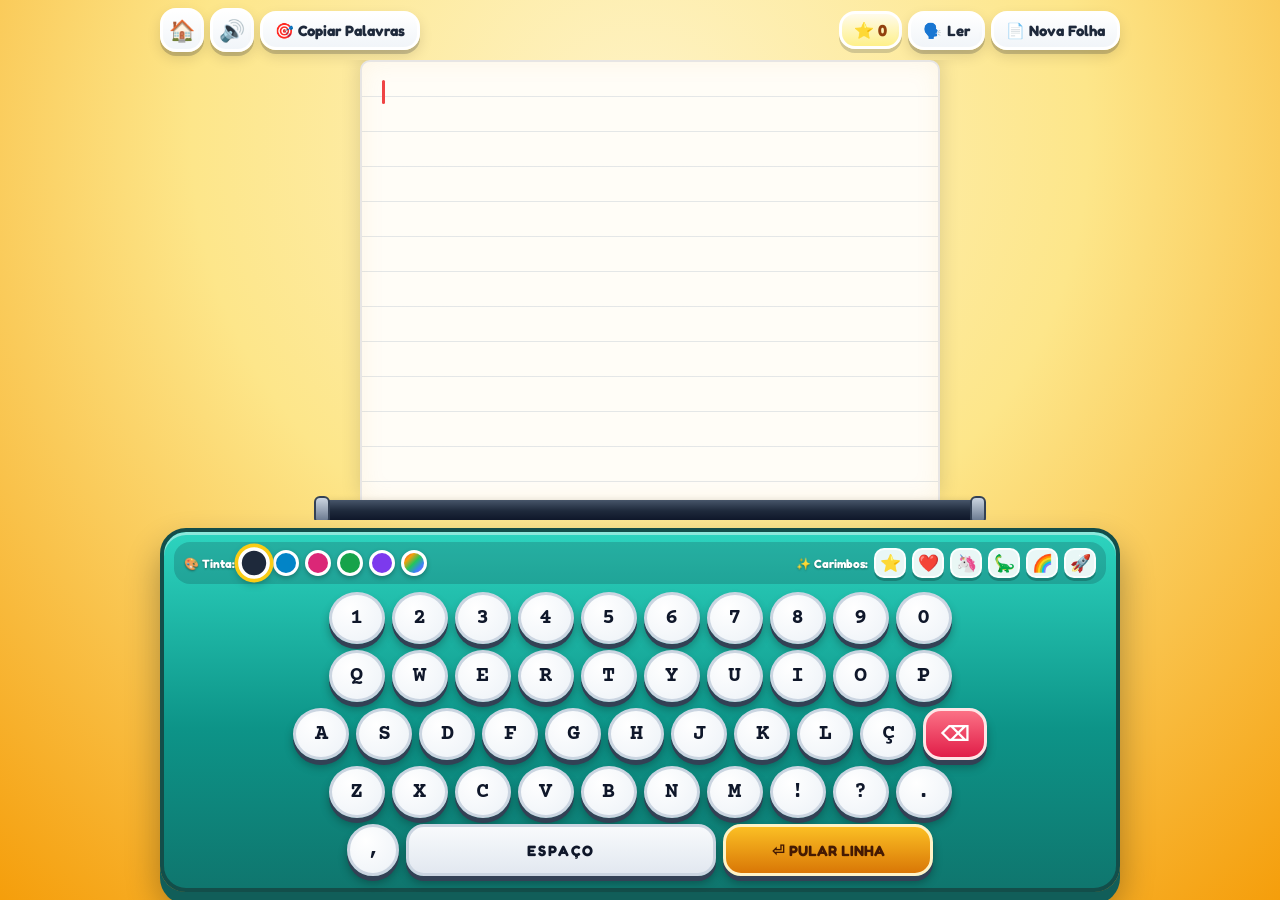
<file: typewriter/index.html>
<!DOCTYPE html>
<html lang="pt-BR">
<head>
  <meta charset="UTF-8">
  <meta name="viewport" content="width=device-width, initial-scale=1.0, maximum-scale=1.0, user-scalable=no, viewport-fit=cover">
  <meta name="apple-mobile-web-app-capable" content="yes">
  <meta name="mobile-web-app-capable" content="yes">
  <title>Máquina de Escrever Divertida</title>
  <script>
    if (location.protocol.indexOf('http') === 0 && !location.pathname.endsWith('/') && !location.pathname.endsWith('.html')) {
      location.replace(location.pathname + '/' + location.search + location.hash);
    }
  </script>
  <link href="https://fonts.googleapis.com/css2?family=Courier+Prime:wght@700&family=Fredoka:wght@500;700&display=swap" rel="stylesheet">
  <style>
    * {
      box-sizing: border-box;
      margin: 0;
      padding: 0;
      user-select: none;
      -webkit-user-select: none;
      -webkit-touch-callout: none;
      -webkit-tap-highlight-color: transparent;
    }
    html, body {
      width: 100%;
      height: 100%;
      overflow: hidden;
      background: radial-gradient(circle at 50% 15%, #fef3c7 0%, #fde68a 45%, #f59e0b 100%);
      font-family: 'Fredoka', 'Trebuchet MS', sans-serif;
      color: #1e293b;
    }
    .app-shell {
      height: 100%;
      width: 100%;
      max-width: 980px;
      margin: 0 auto;
      display: flex;
      flex-direction: column;
      padding: max(8px, env(safe-area-inset-top)) 10px max(8px, env(safe-area-inset-bottom)) 10px;
      gap: 8px;
    }

    /* TOP BAR */
    .top-bar {
      display: flex;
      align-items: center;
      justify-content: space-between;
      gap: 8px;
      flex-shrink: 0;
    }
    .btn-group {
      display: flex;
      align-items: center;
      gap: 6px;
    }
    .pill-btn {
      border: 3px solid #fff;
      background: linear-gradient(180deg, #fff 0%, #f1f5f9 100%);
      color: #1e293b;
      border-radius: 16px;
      padding: 7px 12px;
      font-family: 'Fredoka', sans-serif;
      font-weight: 700;
      font-size: clamp(13px, 2.2vw, 15px);
      display: inline-flex;
      align-items: center;
      gap: 5px;
      cursor: pointer;
      text-decoration: none;
      box-shadow: 0 4px 0 rgba(15, 23, 42, 0.2), 0 6px 14px rgba(0,0,0,0.12);
      transition: transform 0.1s;
    }
    .pill-btn:active {
      transform: translateY(3px);
      box-shadow: 0 1px 0 rgba(15, 23, 42, 0.2);
    }
    .pill-btn.icon-only {
      width: 44px;
      height: 44px;
      padding: 0;
      justify-content: center;
      font-size: 21px;
    }
    .pill-btn.active {
      background: linear-gradient(180deg, #8b5cf6 0%, #6d28d9 100%);
      color: #fff;
    }
    .stars-badge {
      background: linear-gradient(180deg, #fffbeb 0%, #fef08a 100%);
      border: 3px solid #fff;
      border-radius: 16px;
      padding: 6px 12px;
      font-weight: 700;
      font-size: 16px;
      color: #92400e;
      box-shadow: 0 4px 0 rgba(15, 23, 42, 0.18);
      display: inline-flex;
      align-items: center;
      gap: 4px;
    }

    /* CHALLENGE BANNER */
    .challenge-banner {
      background: rgba(255, 255, 255, 0.92);
      border: 3px solid #fff;
      border-radius: 18px;
      padding: 6px 14px;
      display: flex;
      align-items: center;
      justify-content: center;
      gap: 12px;
      box-shadow: 0 6px 16px rgba(0,0,0,0.1);
      flex-shrink: 0;
    }
    .challenge-banner.hidden {
      display: none;
    }
    .challenge-emoji {
      font-size: 30px;
    }
    .challenge-letters {
      display: flex;
      gap: 5px;
      flex-wrap: wrap;
      justify-content: center;
    }
    .challenge-letter {
      width: 30px;
      height: 34px;
      border-radius: 8px;
      background: #e2e8f0;
      color: #475569;
      font-family: 'Courier Prime', monospace;
      font-weight: 700;
      font-size: 20px;
      display: flex;
      align-items: center;
      justify-content: center;
      border-bottom: 3px solid #94a3b8;
      transition: all 0.15s;
    }
    .challenge-letter.next {
      background: #fef08a;
      color: #854d0e;
      border-color: #eab308;
      transform: scale(1.12);
    }
    .challenge-letter.done {
      background: #22c55e;
      color: #fff;
      border-color: #15803d;
    }

    /* PAPER CARRIAGE & ROLLER */
    .paper-stage {
      flex: 1 1 auto;
      min-height: 155px;
      display: flex;
      flex-direction: column;
      align-items: center;
      justify-content: flex-end;
      position: relative;
      overflow: hidden;
    }
    .paper-carriage {
      width: min(94%, 660px);
      height: 100%;
      display: flex;
      flex-direction: column;
      align-items: center;
      justify-content: flex-end;
      position: relative;
      transition: transform 0.14s cubic-bezier(0.22, 1, 0.36, 1);
    }
    .paper-carriage.returning {
      transition: transform 0.26s cubic-bezier(0.34, 1.4, 0.64, 1);
    }
    .paper-sheet {
      width: 88%;
      flex: 1 1 auto;
      max-height: 100%;
      background: #fffdf7;
      background-image: repeating-linear-gradient(
        to bottom,
        transparent,
        transparent 34px,
        rgba(148, 163, 184, 0.25) 34px,
        rgba(148, 163, 184, 0.25) 35px
      );
      border-radius: 10px 10px 0 0;
      box-shadow: 0 -4px 20px rgba(0,0,0,0.14), inset 0 0 24px rgba(245, 158, 11, 0.08);
      border: 2px solid #e7e5e4;
      border-bottom: none;
      padding: 14px 18px 26px 18px;
      overflow-y: auto;
      position: relative;
    }
    .paper-sheet.fresh-sheet {
      animation: freshPaperSlide 0.28s ease-out;
    }
    @keyframes freshPaperSlide {
      from { transform: translateY(40px); opacity: 0.3; }
      to { transform: translateY(0); opacity: 1; }
    }
    .paper-lines {
      display: flex;
      flex-direction: column;
      gap: 3px;
    }
    .paper-line {
      min-height: 32px;
      line-height: 32px;
      display: flex;
      align-items: center;
      flex-wrap: nowrap;
      font-family: 'Courier Prime', 'Courier New', monospace;
      font-size: clamp(20px, 3.6vw, 28px);
      font-weight: 700;
      letter-spacing: 1px;
    }
    .typed-char {
      display: inline-block;
    }
    .typed-stamp {
      display: inline-block;
      font-size: clamp(22px, 3.8vw, 28px);
      margin: 0 2px;
    }
    .just-typed {
      animation: stampHit 0.14s cubic-bezier(0.175, 0.885, 0.32, 1.275);
    }
    @keyframes stampHit {
      0% { transform: scale(1.45); opacity: 0.7; }
      100% { transform: scale(1); opacity: 1; }
    }
    .type-cursor {
      display: inline-block;
      width: 3px;
      height: 24px;
      background: #ef4444;
      margin-left: 2px;
      border-radius: 2px;
      animation: blinkCursor 0.8s infinite;
    }
    @keyframes blinkCursor {
      0%, 49% { opacity: 1; }
      50%, 100% { opacity: 0.15; }
    }

    /* Confetti Layer inside Paper */
    #paper-confetti {
      position: absolute;
      inset: 0;
      pointer-events: none;
      overflow: hidden;
      z-index: 5;
    }
    .confetti-pop {
      position: absolute;
      top: 10%;
      font-size: 24px;
      animation: confettiFall 1s ease-out forwards;
    }
    @keyframes confettiFall {
      0% { transform: translateY(0) scale(0.5) rotate(0deg); opacity: 1; }
      100% { transform: translateY(150px) scale(1.2) rotate(220deg); opacity: 0; }
    }

    /* Chrome Roller Bar & Hammer Typebar */
    .roller-bar {
      width: 100%;
      height: 20px;
      background: linear-gradient(180deg, #475569 0%, #1e293b 55%, #0f172a 100%);
      border-radius: 12px;
      box-shadow: 0 4px 10px rgba(0,0,0,0.35);
      position: relative;
      display: flex;
      align-items: center;
      justify-content: space-between;
      padding: 0 8px;
      flex-shrink: 0;
    }
    .roller-knob {
      width: 16px;
      height: 28px;
      background: linear-gradient(180deg, #cbd5e1 0%, #64748b 100%);
      border-radius: 6px;
      border: 2px solid #334155;
      margin-left: -14px;
      margin-right: -14px;
    }
    .typebar-guide {
      position: absolute;
      left: 50%;
      bottom: -2px;
      transform: translateX(-50%);
      width: 44px;
      height: 26px;
      pointer-events: none;
      z-index: 6;
      display: flex;
      justify-content: center;
      align-items: flex-end;
    }
    .typebar-arm {
      width: 16px;
      height: 24px;
      background: linear-gradient(180deg, #e2e8f0 0%, #94a3b8 100%);
      border: 2px solid #475569;
      border-radius: 6px 6px 2px 2px;
      transform-origin: bottom center;
      transform: translateY(14px) scaleY(0.55);
      opacity: 0;
      display: flex;
      align-items: flex-start;
      justify-content: center;
      font-family: 'Courier Prime', monospace;
      font-size: 11px;
      font-weight: 700;
      color: #0f172a;
      transition: transform 0.06s ease-out, opacity 0.06s;
    }
    .typebar-arm.striking {
      transform: translateY(-6px) scaleY(1.1);
      opacity: 1;
    }

    /* TYPEWRITER BODY (Retro Mint Teal Shell) */
    .typewriter-body {
      background: linear-gradient(180deg, #2dd4bf 0%, #0d9488 55%, #0f766e 100%);
      border: 4px solid #134e4a;
      border-radius: 26px;
      padding: 10px 10px 12px 10px;
      box-shadow: 0 12px 0 #115e59, 0 18px 34px rgba(0,0,0,0.32), inset 0 3px 0 rgba(255,255,255,0.45);
      display: flex;
      flex-direction: column;
      gap: 8px;
      flex-shrink: 0;
    }

    /* Ink & Stamps Deck */
    .tools-deck {
      display: flex;
      flex-wrap: wrap;
      align-items: center;
      justify-content: space-between;
      gap: 8px;
      background: rgba(15, 23, 42, 0.18);
      padding: 6px 10px;
      border-radius: 16px;
    }
    .deck-group {
      display: flex;
      align-items: center;
      gap: 6px;
      flex-wrap: wrap;
    }
    .deck-label {
      color: #fff;
      font-size: 12px;
      font-weight: 700;
      text-shadow: 0 1px 2px rgba(0,0,0,0.35);
    }
    .ink-dot {
      width: 26px;
      height: 26px;
      border-radius: 50%;
      border: 3px solid #fff;
      cursor: pointer;
      box-shadow: 0 2px 5px rgba(0,0,0,0.28);
      transition: transform 0.12s;
    }
    .ink-dot.active {
      transform: scale(1.22);
      box-shadow: 0 0 0 3px #facc15, 0 3px 8px rgba(0,0,0,0.4);
    }
    .stamp-btn {
      width: 32px;
      height: 30px;
      border-radius: 10px;
      border: 2px solid rgba(255,255,255,0.85);
      background: rgba(255,255,255,0.9);
      font-size: 17px;
      display: flex;
      align-items: center;
      justify-content: center;
      cursor: pointer;
      box-shadow: 0 3px 0 rgba(0,0,0,0.22);
      transition: transform 0.08s;
    }
    .stamp-btn:active {
      transform: translateY(2px);
      box-shadow: 0 1px 0 rgba(0,0,0,0.22);
    }

    /* Mechanical Round Typewriter Keyboard */
    .typewriter-keyboard {
      display: flex;
      flex-direction: column;
      gap: 6px;
    }
    .kb-row {
      display: flex;
      justify-content: center;
      gap: clamp(3px, 1vw, 7px);
    }
    .tw-key {
      flex: 1 1 0;
      max-width: 56px;
      height: clamp(40px, 6.2vh, 52px);
      border-radius: 50%;
      border: 3px solid #cbd5e1;
      background: radial-gradient(circle at 35% 30%, #ffffff 0%, #f1f5f9 75%, #cbd5e1 100%);
      color: #0f172a;
      font-family: 'Courier Prime', monospace;
      font-weight: 700;
      font-size: clamp(16px, 2.8vw, 22px);
      display: flex;
      align-items: center;
      justify-content: center;
      cursor: pointer;
      box-shadow: 0 5px 0 #334155, 0 7px 10px rgba(0,0,0,0.3);
      transition: transform 0.06s, box-shadow 0.06s;
    }
    .tw-key:active,
    .tw-key.pressed {
      transform: translateY(4px);
      box-shadow: 0 1px 0 #334155, 0 2px 4px rgba(0,0,0,0.25);
      background: radial-gradient(circle at 50% 50%, #fef08a 0%, #fde047 100%);
    }
    .tw-key-action {
      border-radius: 18px;
      max-width: 64px;
      background: linear-gradient(180deg, #fb7185 0%, #e11d48 100%);
      border-color: #ffe4e6;
      color: #fff;
      font-family: 'Fredoka', sans-serif;
      font-size: clamp(16px, 2.8vw, 20px);
    }
    .tw-key-punct {
      max-width: 52px;
    }
    .tw-key-space {
      flex: 3 1 0;
      max-width: 310px;
      border-radius: 18px;
      font-family: 'Fredoka', sans-serif;
      font-size: clamp(13px, 2.1vw, 15px);
      letter-spacing: 2px;
      background: linear-gradient(180deg, #f8fafc 0%, #e2e8f0 100%);
    }
    .tw-key-enter {
      flex: 2 1 0;
      max-width: 210px;
      border-radius: 18px;
      background: linear-gradient(180deg, #fbbf24 0%, #d97706 100%);
      border-color: #fef3c7;
      color: #451a03;
      font-family: 'Fredoka', sans-serif;
      font-size: clamp(12px, 2vw, 15px);
      font-weight: 700;
    }
    .tw-key-enter:active,
    .tw-key-enter.pressed {
      background: linear-gradient(180deg, #fde047 0%, #f59e0b 100%);
    }
    .tw-key-back:active,
    .tw-key-back.pressed {
      background: linear-gradient(180deg, #fda4af 0%, #f43f5e 100%);
    }
  </style>
</head>
<body>
  <div class="app-shell">
    <!-- Top Navigation & Tools -->
    <div class="top-bar">
      <div class="btn-group">
        <a href="../index.html" class="pill-btn icon-only" title="Voltar ao Menu Principal">🏠</a>
        <button id="btn-sound" type="button" class="pill-btn icon-only" title="Ligar/Desligar Som">🔊</button>
        <button id="mode-toggle-btn" type="button" class="pill-btn">🎯 Copiar Palavras</button>
      </div>

      <div class="btn-group">
        <div class="stars-badge" title="Estrelas ganhas">⭐ <span id="stars-count">0</span></div>
        <button id="btn-speak" type="button" class="pill-btn" title="Ler o texto escrito">🗣️ <span class="hide-xs">Ler</span></button>
        <button id="btn-clear" type="button" class="pill-btn" title="Colocar folha nova">📄 Nova Folha</button>
      </div>
    </div>

    <!-- Optional Word Challenge Bar -->
    <div id="challenge-banner" class="challenge-banner hidden">
      <span id="challenge-emoji" class="challenge-emoji">☀️</span>
      <div id="challenge-letters" class="challenge-letters"></div>
    </div>

    <!-- Paper Carriage & Roller -->
    <div class="paper-stage">
      <div id="paper-carriage" class="paper-carriage">
        <div id="paper-sheet" class="paper-sheet">
          <div id="paper-scroll" style="height:100%; overflow-y:auto;">
            <div id="paper-lines" class="paper-lines"></div>
          </div>
          <div id="paper-confetti"></div>
        </div>
        <div class="roller-bar">
          <div class="roller-knob"></div>
          <div class="typebar-guide">
            <div id="typebar-arm" class="typebar-arm">
              <span id="typebar-tip">A</span>
            </div>
          </div>
          <div class="roller-knob"></div>
        </div>
      </div>
    </div>

    <!-- Retro Typewriter Chassis & Round Keys -->
    <div class="typewriter-body">
      <div class="tools-deck">
        <div class="deck-group">
          <span class="deck-label">🎨 Tinta:</span>
          <div id="ink-palette" class="deck-group"></div>
        </div>
        <div class="deck-group">
          <span class="deck-label">✨ Carimbos:</span>
          <div id="stamps-bar" class="deck-group"></div>
        </div>
      </div>

      <div id="typewriter-keyboard" class="typewriter-keyboard"></div>
    </div>
  </div>

  <script src="audio.js"></script>
  <script src="game.js"></script>
</body>
</html>
</file>
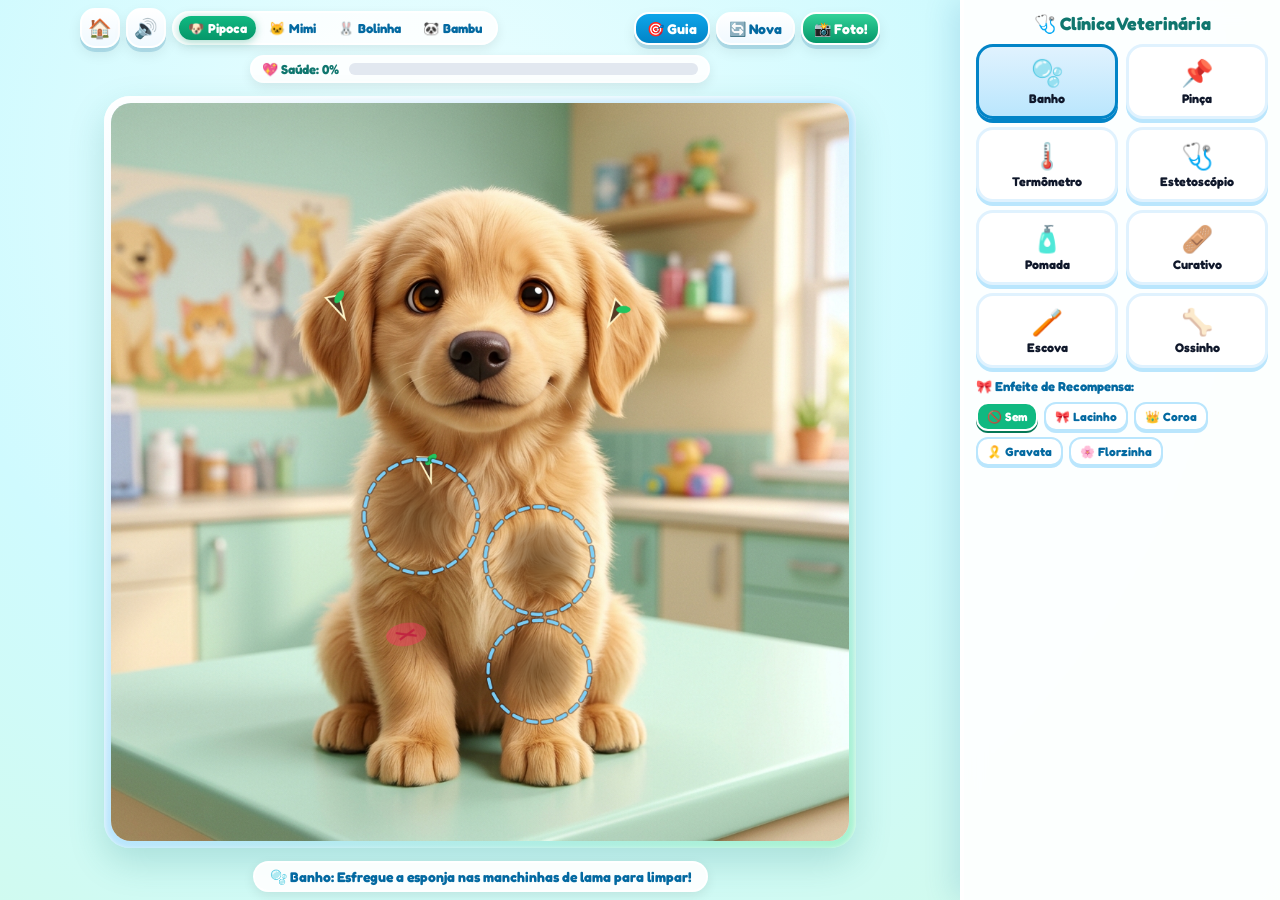
<file: vet/index.html>
<!DOCTYPE html>
<html lang="pt-BR">
<head>
  <meta charset="UTF-8">
  <meta name="viewport" content="width=device-width, initial-scale=1.0, maximum-scale=1.0, user-scalable=no, viewport-fit=cover">
  <meta name="apple-mobile-web-app-capable" content="yes">
  <meta name="mobile-web-app-capable" content="yes">
  <title>Clínica Veterinária 3D Kids</title>
  <script>
    if (location.protocol.indexOf('http') === 0 && !location.pathname.endsWith('/') && !location.pathname.endsWith('.html')) {
      location.replace(location.pathname + '/' + location.search + location.hash);
    }
  </script>
  <link href="https://fonts.googleapis.com/css2?family=Fredoka:wght@500;700&display=swap" rel="stylesheet">
  <style>
    * {
      box-sizing: border-box;
      margin: 0;
      padding: 0;
      user-select: none;
      -webkit-user-select: none;
      -webkit-touch-callout: none;
      -webkit-tap-highlight-color: transparent;
    }
    html, body {
      width: 100%;
      height: 100%;
      overflow: hidden;
      background: radial-gradient(circle at 35% 20%, #ecfeff 0%, #cffafe 48%, #d1fae5 100%);
      font-family: 'Fredoka', 'Trebuchet MS', sans-serif;
      color: #0f172a;
    }

    .clinic-layout {
      display: flex;
      width: 100%;
      height: 100%;
      flex-direction: row;
    }

    /* MAIN CLINIC STAGE */
    .pet-stage {
      flex: 1 1 auto;
      display: flex;
      flex-direction: column;
      align-items: center;
      justify-content: space-between;
      padding: max(8px, env(safe-area-inset-top)) 10px max(8px, env(safe-area-inset-bottom)) 10px;
      gap: 7px;
      min-width: 0;
      min-height: 0;
    }

    .top-bar {
      width: 100%;
      max-width: 800px;
      display: flex;
      align-items: center;
      justify-content: space-between;
      gap: 6px;
      flex-wrap: wrap;
      flex-shrink: 0;
    }
    .btn-group {
      display: flex;
      align-items: center;
      gap: 6px;
      flex-wrap: wrap;
    }
    .hud-btn {
      border: 2.5px solid #fff;
      background: linear-gradient(180deg, #ffffff 0%, #f0f9ff 100%);
      color: #0369a1;
      border-radius: 15px;
      padding: 6px 11px;
      font-family: 'Fredoka', sans-serif;
      font-weight: 700;
      font-size: clamp(12px, 1.8vw, 14px);
      display: inline-flex;
      align-items: center;
      gap: 4px;
      cursor: pointer;
      text-decoration: none;
      box-shadow: 0 4px 0 rgba(3, 105, 161, 0.18), 0 6px 14px rgba(0,0,0,0.08);
      transition: transform 0.1s;
    }
    .hud-btn:active { transform: translateY(2px); }
    .hud-btn.icon-only {
      width: 40px;
      height: 40px;
      padding: 0;
      justify-content: center;
      font-size: 19px;
    }
    .hud-btn.active {
      background: linear-gradient(180deg, #0ea5e9 0%, #0284c7 100%);
      color: #fff;
    }
    .hud-btn.photo {
      background: linear-gradient(180deg, #34d399 0%, #059669 100%);
      color: #fff;
    }

    .pet-switcher {
      display: flex;
      align-items: center;
      gap: 4px;
      background: rgba(255, 255, 255, 0.85);
      border: 2.5px solid #fff;
      border-radius: 999px;
      padding: 3px 5px;
      box-shadow: 0 4px 12px rgba(0,0,0,0.08);
    }
    .pet-pill {
      border: none;
      background: transparent;
      color: #0369a1;
      border-radius: 999px;
      padding: 4px 9px;
      font-family: 'Fredoka', sans-serif;
      font-weight: 700;
      font-size: 13px;
      display: inline-flex;
      align-items: center;
      gap: 4px;
      cursor: pointer;
      transition: all 0.12s;
    }
    .pet-pill.active {
      background: linear-gradient(180deg, #10b981 0%, #059669 100%);
      color: #fff;
      box-shadow: 0 2px 8px rgba(5, 150, 105, 0.35);
    }

    /* HEALTH METER */
    .health-bar-wrap {
      width: min(94%, 460px);
      background: rgba(255, 255, 255, 0.9);
      border: 2.5px solid #fff;
      border-radius: 999px;
      padding: 4px 10px;
      display: flex;
      align-items: center;
      gap: 10px;
      box-shadow: 0 4px 12px rgba(0,0,0,0.08);
      flex-shrink: 0;
    }
    .health-label {
      font-size: 13px;
      font-weight: 700;
      color: #0f766e;
      white-space: nowrap;
    }
    .health-track {
      flex: 1 1 auto;
      height: 12px;
      background: #e2e8f0;
      border-radius: 999px;
      overflow: hidden;
    }
    #health-bar-fill {
      height: 100%;
      width: 0%;
      background: linear-gradient(90deg, #34d399 0%, #10b981 55%, #f472b6 100%);
      border-radius: 999px;
      transition: width 0.25s ease-out;
    }

    /* 1:1 3D PET FRAME */
    .portrait-wrap {
      flex: 1 1 auto;
      width: 100%;
      min-height: 0;
      display: flex;
      align-items: center;
      justify-content: center;
    }
    .clinic-frame {
      height: 100%;
      max-height: calc(100vh - 148px);
      max-width: 100%;
      aspect-ratio: 1 / 1;
      border-radius: 26px;
      padding: 7px;
      background: linear-gradient(135deg, #ffffff 0%, #bae6fd 50%, #a7f3d0 100%);
      box-shadow: 0 14px 36px rgba(15, 118, 110, 0.2), inset 0 2px 6px rgba(255,255,255,0.9);
      display: flex;
      align-items: center;
      justify-content: center;
    }
    #vet-canvas {
      width: 100%;
      height: 100%;
      border-radius: 20px;
      display: block;
      touch-action: none;
      cursor: none;
      background: #e0f2fe;
    }

    .hint-pill {
      background: rgba(255, 255, 255, 0.92);
      border: 2px solid #fff;
      border-radius: 999px;
      padding: 5px 15px;
      font-size: clamp(12px, 1.7vw, 14px);
      font-weight: 700;
      color: #0369a1;
      box-shadow: 0 4px 12px rgba(0,0,0,0.08);
      max-width: 96%;
      white-space: nowrap;
      overflow: hidden;
      text-overflow: ellipsis;
      flex-shrink: 0;
    }

    /* SIDE VET TOOLKIT PANEL */
    .vet-panel {
      width: 320px;
      flex-shrink: 0;
      background: rgba(255, 255, 255, 0.93);
      backdrop-filter: blur(12px);
      border-left: 4px solid #fff;
      box-shadow: -8px 0 28px rgba(3, 105, 161, 0.14);
      display: flex;
      flex-direction: column;
      padding: 12px;
      gap: 10px;
      overflow-y: auto;
      z-index: 20;
    }
    .panel-title {
      text-align: center;
      font-size: 18px;
      font-weight: 700;
      color: #0f766e;
    }
    .tools-grid {
      display: grid;
      grid-template-columns: repeat(2, 1fr);
      gap: 8px;
    }
    .tool-card {
      position: relative;
      border: 3px solid #e0f2fe;
      background: #ffffff;
      border-radius: 17px;
      padding: 10px 6px;
      font-family: 'Fredoka', sans-serif;
      font-weight: 700;
      color: #0f172a;
      display: flex;
      flex-direction: column;
      align-items: center;
      gap: 3px;
      cursor: pointer;
      box-shadow: 0 4px 0 #bae6fd;
      transition: transform 0.1s;
    }
    .tool-card:active { transform: translateY(2px); }
    .tool-card.active {
      background: linear-gradient(180deg, #e0f2fe 0%, #bae6fd 100%);
      border-color: #0284c7;
      box-shadow: 0 4px 0 #0284c7;
    }
    .tool-card.done {
      border-color: #34d399;
      background: #ecfdf5;
    }
    .tool-card .t-icon { font-size: 26px; }
    .tool-card .t-name { font-size: 12.5px; }
    .tool-card .check {
      position: absolute;
      top: 4px;
      right: 6px;
      font-size: 14px;
    }

    .extras-wrap {
      display: flex;
      flex-direction: column;
      gap: 8px;
    }
    .sub-title {
      font-size: 13px;
      font-weight: 700;
      color: #0369a1;
    }
    .sub-row {
      display: flex;
      flex-wrap: wrap;
      gap: 6px;
    }
    .mini-pill {
      border: 2px solid #bae6fd;
      background: #fff;
      color: #0369a1;
      border-radius: 12px;
      padding: 5px 9px;
      font-family: 'Fredoka', sans-serif;
      font-weight: 700;
      font-size: 12px;
      cursor: pointer;
      box-shadow: 0 2px 0 #bae6fd;
    }
    .mini-pill.active {
      background: #10b981;
      color: #fff;
      border-color: #fff;
      box-shadow: 0 2px 0 #047857;
    }

    /* PORTRAIT PHONES / NARROW TABLETS */
    @media (max-width: 820px) {
      .clinic-layout { flex-direction: column; }
      .pet-stage {
        flex: 1 1 56%;
        padding: 6px 8px;
        gap: 4px;
      }
      .clinic-frame {
        max-height: 100%;
        padding: 5px;
        border-radius: 20px;
      }
      .vet-panel {
        width: 100%;
        height: 42%;
        max-height: 275px;
        border-left: none;
        border-top: 4px solid #fff;
        padding: 8px 10px;
        gap: 7px;
      }
      .panel-title { display: none; }
      .tools-grid {
        grid-template-columns: repeat(4, 1fr);
        gap: 6px;
      }
      .tool-card { padding: 6px 2px; }
      .tool-card .t-icon { font-size: 21px; }
      .tool-card .t-name { font-size: 10.5px; }
    }
  </style>
</head>
<body>
  <div class="clinic-layout">
    <!-- Left / Top Pet Examination Stage -->
    <div class="pet-stage">
      <div class="top-bar">
        <div class="btn-group">
          <a href="../index.html" class="hud-btn icon-only" title="Voltar ao Menu Principal">🏠</a>
          <button id="btn-sound" type="button" class="hud-btn icon-only" title="Ligar/Desligar Som">🔊</button>
          <div id="pet-switcher" class="pet-switcher"></div>
        </div>
        <div class="btn-group">
          <button id="btn-guide" type="button" class="hud-btn active" title="Mostrar/Esconder Guia Tracejado">🎯 Guia</button>
          <button id="btn-reset" type="button" class="hud-btn" title="Nova Consulta">🔄 Nova</button>
          <button id="btn-photo" type="button" class="hud-btn photo" title="Tirar e salvar foto">📸 Foto!</button>
        </div>
      </div>

      <div class="health-bar-wrap">
        <span id="health-percent" class="health-label">💖 Saúde: 0%</span>
        <div class="health-track"><div id="health-bar-fill"></div></div>
      </div>

      <div class="portrait-wrap">
        <div class="clinic-frame">
          <canvas id="vet-canvas"></canvas>
        </div>
      </div>

      <div id="tool-hint" class="hint-pill">🫧 Banho: Esfregue a esponja nas manchinhas de lama para limpar!</div>
    </div>

    <!-- Right / Bottom Vet Toolkit Panel -->
    <aside class="vet-panel">
      <div class="panel-title">🩺 Clínica Veterinária</div>
      <div id="vet-tools-grid" class="tools-grid"></div>
      <div id="vet-extras" class="extras-wrap"></div>
    </aside>
  </div>

  <script src="audio.js"></script>
  <script src="pets.js"></script>
  <script src="game.js"></script>
</body>
</html>
</file>
<file: ben10/styles.css>
* {
  box-sizing: border-box;
  margin: 0;
  padding: 0;
  user-select: none;
  -webkit-user-select: none;
  -webkit-touch-callout: none;
  -webkit-tap-highlight-color: transparent;
}

html, body {
  width: 100%;
  height: 100%;
  overflow: hidden;
  background-color: #0b0e1a;
  font-family: 'Trebuchet MS', 'Segoe UI', Impact, sans-serif;
  touch-action: none;
}

#game-wrapper {
  position: relative;
  width: 100vw;
  height: 100vh;
  display: flex;
  align-items: center;
  justify-content: center;
  background: radial-gradient(circle at center, #1b2440 0%, #090b14 100%);
  overflow: hidden;
}

#game-canvas {
  width: 100%;
  height: 100%;
  object-fit: cover;
  image-rendering: pixelated;
  display: block;
}

/* Top Utility Bar */
#top-utility-bar {
  position: fixed;
  top: 12px;
  right: 16px;
  display: flex;
  gap: 10px;
  z-index: 30;
}

.util-btn {
  background: linear-gradient(180deg, #ffe047 0%, #f59e0b 100%);
  border: 3px solid #111827;
  border-radius: 14px;
  padding: 8px 14px;
  font-weight: 900;
  font-size: 16px;
  color: #111827;
  box-shadow: 0 4px 0 #111827;
  cursor: pointer;
  display: flex;
  align-items: center;
  gap: 6px;
  transition: transform 0.08s;
}

.util-btn:active {
  transform: translateY(3px);
  box-shadow: 0 1px 0 #111827;
}

.util-label {
  font-size: 14px;
  letter-spacing: 0.5px;
}

/* Giant Kid-Friendly Touch Controls */
#touch-controls {
  position: fixed;
  inset: 0;
  pointer-events: none;
  z-index: 20;
  display: flex;
  justify-content: space-between;
  align-items: flex-end;
  padding: 16px 24px 22px 24px;
}

#joystick-zone {
  pointer-events: auto;
  display: flex;
  flex-direction: column;
  align-items: center;
  gap: 6px;
}

#joystick-base {
  position: relative;
  width: 156px;
  height: 156px;
  border-radius: 50%;
  background: radial-gradient(circle, rgba(255, 255, 255, 0.24) 0%, rgba(17, 24, 39, 0.65) 100%);
  border: 4px solid rgba(255, 255, 255, 0.8);
  box-shadow: 0 6px 18px rgba(0, 0, 0, 0.55), inset 0 0 12px rgba(255, 255, 255, 0.25);
  display: flex;
  align-items: center;
  justify-content: center;
  touch-action: none;
}

.dpad-arrow {
  position: absolute;
  color: rgba(255, 255, 255, 0.75);
  font-size: 20px;
  font-weight: 900;
  pointer-events: none;
  text-shadow: 0 2px 3px #000;
}
.dpad-arrow.up { top: 8px; left: 50%; transform: translateX(-50%); }
.dpad-arrow.down { bottom: 8px; left: 50%; transform: translateX(-50%); }
.dpad-arrow.left { left: 10px; top: 50%; transform: translateY(-50%); }
.dpad-arrow.right { right: 10px; top: 50%; transform: translateY(-50%); }

#joystick-stick {
  width: 68px;
  height: 68px;
  border-radius: 50%;
  background: radial-gradient(circle at 32% 32%, #67e8f9 0%, #0284c7 75%, #0369a1 100%);
  border: 4px solid #ffffff;
  box-shadow: 0 5px 12px rgba(0, 0, 0, 0.6);
  pointer-events: none;
  transition: transform 0.04s linear;
}

.control-caption {
  color: #ffffff;
  font-weight: 900;
  font-size: 13px;
  letter-spacing: 1px;
  background: rgba(17, 24, 39, 0.75);
  padding: 2px 10px;
  border-radius: 999px;
  border: 2px solid rgba(255,255,255,0.5);
  text-shadow: 0 2px 0 #000;
}

/* Right Action Cluster */
#action-buttons {
  pointer-events: auto;
  position: relative;
  width: 270px;
  height: 195px;
}

.action-btn {
  position: absolute;
  border-radius: 50%;
  border: 4px solid #111827;
  color: #ffffff;
  font-weight: 900;
  display: flex;
  flex-direction: column;
  align-items: center;
  justify-content: center;
  cursor: pointer;
  box-shadow: 0 6px 0 #111827, 0 8px 18px rgba(0,0,0,0.55);
  text-shadow: 0 2px 0 #111827, 0 -1px 0 #111827, 2px 0 0 #111827, -2px 0 0 #111827;
  transition: transform 0.06s;
  touch-action: none;
}

.action-btn:active,
.action-btn.pressed {
  transform: translateY(5px) scale(0.95);
  box-shadow: 0 1px 0 #111827;
}

.btn-emoji {
  font-size: 28px;
  line-height: 1;
}

.btn-text {
  font-size: 12px;
  margin-top: 2px;
  letter-spacing: 0.5px;
}

/* Huge Main Attack / Horn Button (Bottom Right) */
.btn-attack {
  width: 98px;
  height: 98px;
  right: 0;
  bottom: 0;
  background: radial-gradient(circle at 30% 30%, #ff6b6b 0%, #dc2626 70%, #991b1b 100%);
  border-color: #ffffff;
}
.btn-attack .btn-emoji {
  font-size: 34px;
}
.btn-attack .btn-text {
  font-size: 14px;
}

/* Special Power Button (Middle Left of cluster) */
.btn-special {
  width: 88px;
  height: 88px;
  right: 108px;
  bottom: 8px;
  background: radial-gradient(circle at 30% 30%, #fde047 0%, #f97316 70%, #c2410c 100%);
  border-color: #ffffff;
}

/* Jump Button (Top Right of cluster) */
.btn-jump {
  width: 80px;
  height: 80px;
  right: 12px;
  bottom: 108px;
  background: radial-gradient(circle at 30% 30%, #60a5fa 0%, #2563eb 75%, #1d4ed8 100%);
  border-color: #ffffff;
}

/* Omnitrix / Unicorn Swap Button (Top Left of cluster) */
.btn-omnitrix {
  width: 78px;
  height: 78px;
  right: 112px;
  bottom: 106px;
  background: radial-gradient(circle at 30% 30%, #86efac 0%, #16a34a 65%, #14532d 100%);
  border-color: #ecfccb;
  animation: pulseGlow 2s infinite alternate;
}

@keyframes pulseGlow {
  0% { filter: drop-shadow(0 0 4px rgba(74, 222, 128, 0.5)); }
  100% { filter: drop-shadow(0 0 12px rgba(168, 85, 247, 0.9)); }
}

/* Overlays & Modals */
.overlay {
  position: fixed;
  inset: 0;
  background: rgba(10, 14, 28, 0.86);
  backdrop-filter: blur(6px);
  z-index: 50;
  display: flex;
  align-items: center;
  justify-content: center;
  padding: 12px;
  overflow-y: auto;
}

.overlay.hidden {
  display: none !important;
}

.menu-card {
  width: min(980px, 96vw);
  max-height: 94vh;
  overflow-y: auto;
  background: linear-gradient(180deg, #1e293b 0%, #0f172a 100%);
  border: 5px solid #facc15;
  border-radius: 24px;
  padding: 18px 22px;
  box-shadow: 0 12px 0 #000000, 0 20px 50px rgba(0, 0, 0, 0.8);
  color: #ffffff;
  text-align: center;
}

.title-banner {
  margin-bottom: 8px;
}

.badge-retro {
  display: inline-block;
  background: #22c55e;
  color: #052e16;
  font-weight: 900;
  font-size: 12px;
  padding: 3px 12px;
  border-radius: 999px;
  border: 2px solid #052e16;
  margin-bottom: 4px;
  letter-spacing: 1.5px;
}

.title-banner h1 {
  font-size: clamp(24px, 4vw, 40px);
  font-weight: 900;
  color: #fde047;
  text-shadow: 0 4px 0 #000, -2px -2px 0 #000, 2px -2px 0 #000;
  letter-spacing: 1px;
}

.title-banner h1 .amp {
  color: #f472b6;
}

.title-banner h2 {
  font-size: clamp(13px, 2vw, 18px);
  color: #7dd3fc;
  text-shadow: 0 2px 0 #000;
}

.menu-subtitle {
  font-size: 14px;
  color: #e2e8f0;
  margin-bottom: 12px;
}

.roster-sections {
  display: grid;
  grid-template-columns: 1fr 1fr;
  gap: 14px;
  margin-bottom: 12px;
}

.roster-group {
  background: rgba(15, 23, 42, 0.75);
  border: 3px solid #334155;
  border-radius: 16px;
  padding: 10px;
}

.group-title {
  font-size: 15px;
  margin-bottom: 8px;
  padding: 4px 8px;
  border-radius: 8px;
  text-shadow: 0 2px 0 #000;
}

.ben10-title {
  background: linear-gradient(90deg, #15803d, #166534);
  color: #bbf7d0;
  border: 2px solid #4ade80;
}

.unicorn-title {
  background: linear-gradient(90deg, #be185d, #7e22ce);
  color: #fbcfe8;
  border: 2px solid #f472b6;
}

.roster-grid {
  display: grid;
  grid-template-columns: repeat(2, 1fr);
  gap: 8px;
}

.char-card {
  background: linear-gradient(180deg, #334155 0%, #1e293b 100%);
  border: 3px solid #475569;
  border-radius: 14px;
  padding: 8px;
  cursor: pointer;
  display: flex;
  align-items: center;
  gap: 10px;
  text-align: left;
  transition: transform 0.1s, border-color 0.1s;
}

.char-card:hover {
  transform: translateY(-2px);
  border-color: #94a3b8;
}

.char-card.selected {
  background: linear-gradient(180deg, #1e3a8a 0%, #172554 100%);
  border-color: #fde047;
  box-shadow: 0 0 14px rgba(250, 204, 21, 0.65);
}

.char-avatar-canvas {
  width: 54px;
  height: 54px;
  border-radius: 10px;
  background: #0f172a;
  border: 2px solid #000;
  flex-shrink: 0;
  image-rendering: pixelated;
}

.char-info {
  overflow: hidden;
}

.char-name {
  font-weight: 900;
  font-size: 15px;
  color: #ffffff;
  text-shadow: 0 2px 0 #000;
}

.char-power {
  font-size: 11px;
  color: #fde047;
  font-weight: 700;
  margin-top: 2px;
}

/* Stage Selector Pills */
.stage-select-bar {
  display: flex;
  align-items: center;
  justify-content: center;
  flex-wrap: wrap;
  gap: 8px;
  margin-bottom: 14px;
  background: rgba(0, 0, 0, 0.35);
  padding: 8px 12px;
  border-radius: 14px;
}

.stage-select-label {
  font-weight: 900;
  font-size: 13px;
  color: #93c5fd;
}

.stage-pills {
  display: flex;
  flex-wrap: wrap;
  gap: 6px;
  justify-content: center;
}

.stage-pill {
  background: #1e293b;
  border: 2px solid #475569;
  color: #cbd5e1;
  font-weight: 800;
  font-size: 12px;
  padding: 5px 10px;
  border-radius: 999px;
  cursor: pointer;
}

.stage-pill.selected {
  background: #f59e0b;
  color: #111827;
  border-color: #ffffff;
}

.big-play-btn {
  background: linear-gradient(180deg, #4ade80 0%, #16a34a 100%);
  border: 4px solid #111827;
  border-radius: 18px;
  padding: 12px 32px;
  font-size: clamp(18px, 3vw, 24px);
  font-weight: 900;
  color: #052e16;
  cursor: pointer;
  box-shadow: 0 6px 0 #111827;
  letter-spacing: 1px;
  transition: transform 0.08s;
}

.big-play-btn:active {
  transform: translateY(4px);
  box-shadow: 0 2px 0 #111827;
}

.secondary-btn {
  background: linear-gradient(180deg, #60a5fa 0%, #2563eb 100%);
  color: #ffffff;
  margin-top: 12px;
}

.quick-roster-grid {
  display: grid;
  grid-template-columns: repeat(auto-fit, minmax(185px, 1fr));
  gap: 10px;
  margin: 14px 0;
}

.victory-stars {
  font-size: 46px;
  margin-bottom: 6px;
}

.victory-stats {
  display: flex;
  justify-content: center;
  gap: 18px;
  margin: 16px 0;
  flex-wrap: wrap;
}

.stat-box {
  background: #0f172a;
  border: 3px solid #facc15;
  border-radius: 14px;
  padding: 10px 18px;
  font-weight: 900;
  font-size: 18px;
  color: #fde047;
}

/* Mobile Responsive Adjustments */
@media (max-width: 780px) {
  .roster-sections {
    grid-template-columns: 1fr;
  }
  #joystick-base {
    width: 132px;
    height: 132px;
  }
  #joystick-stick {
    width: 56px;
    height: 56px;
  }
  #action-buttons {
    width: 230px;
    height: 168px;
  }
  .btn-attack {
    width: 84px;
    height: 84px;
  }
  .btn-special {
    width: 76px;
    height: 76px;
    right: 92px;
  }
  .btn-jump {
    width: 68px;
    height: 68px;
    bottom: 92px;
  }
  .btn-omnitrix {
    width: 68px;
    height: 68px;
    right: 96px;
    bottom: 92px;
  }
}
</file>
